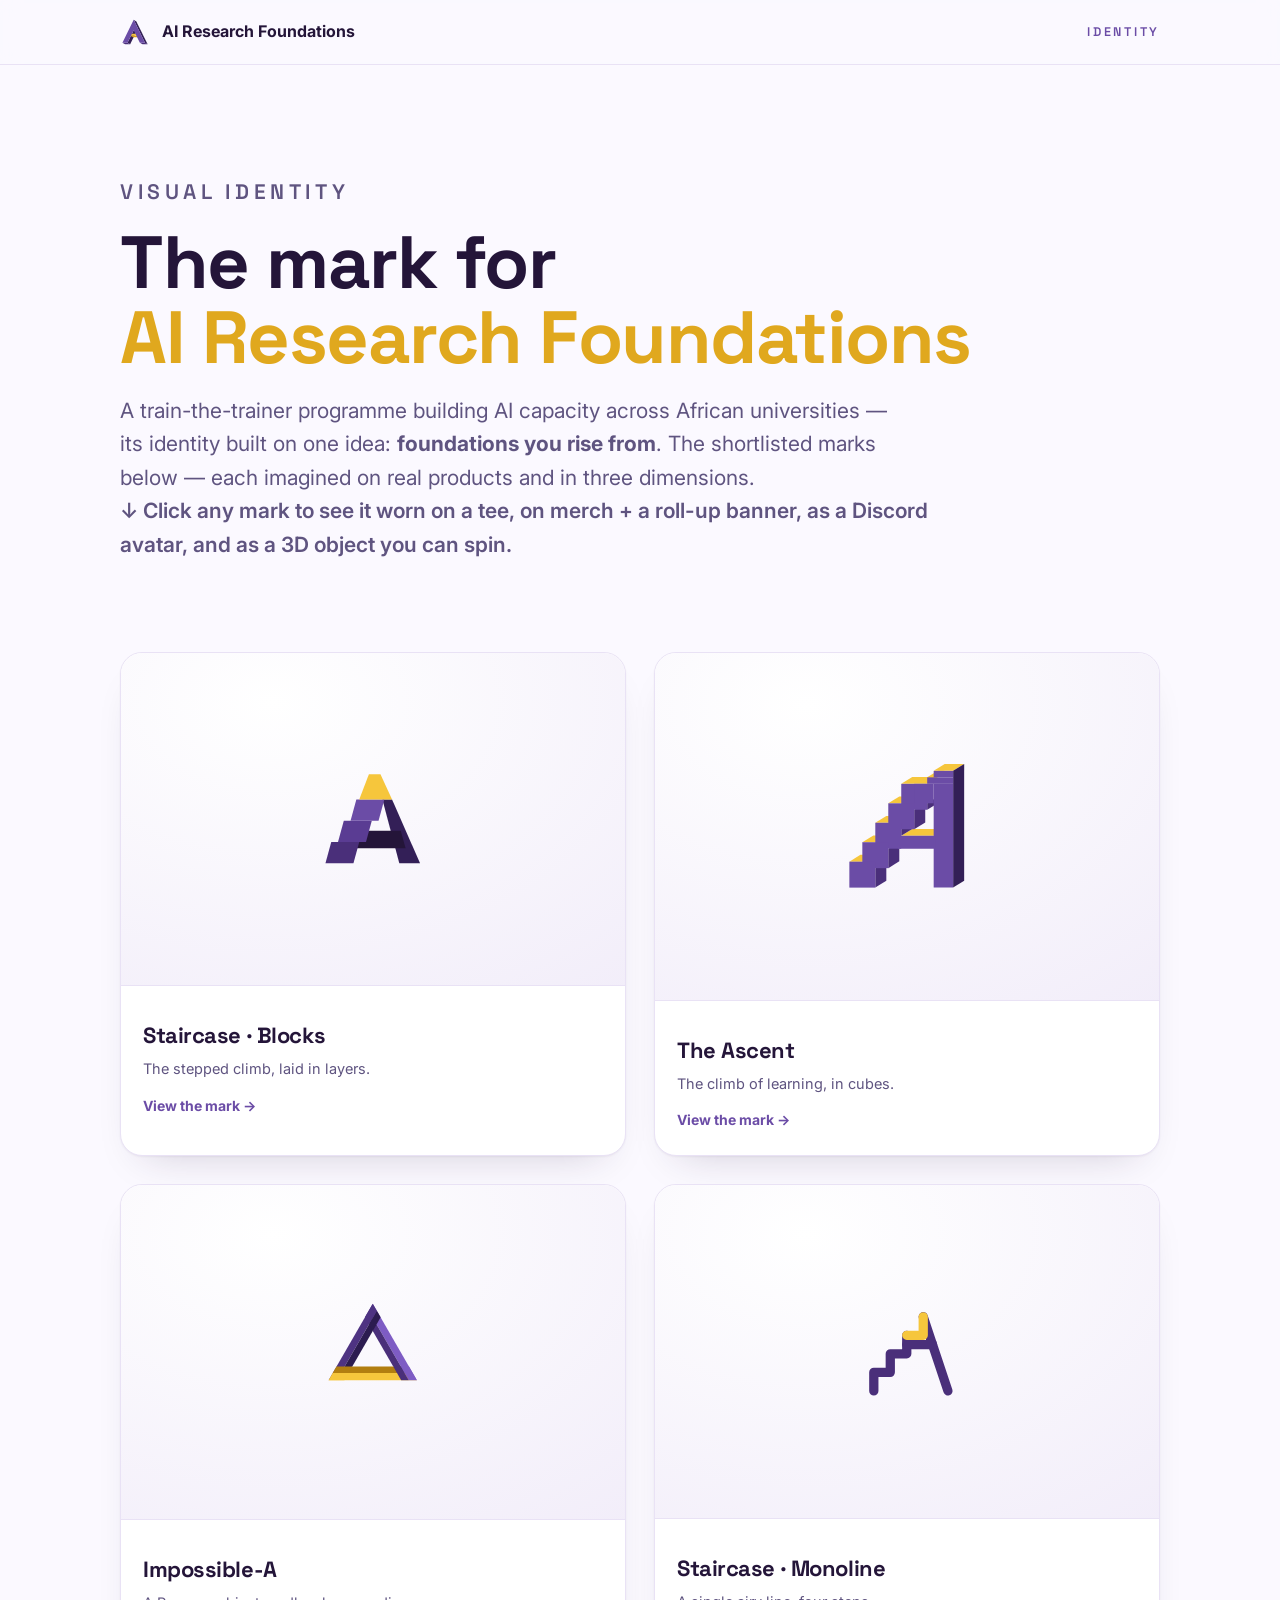
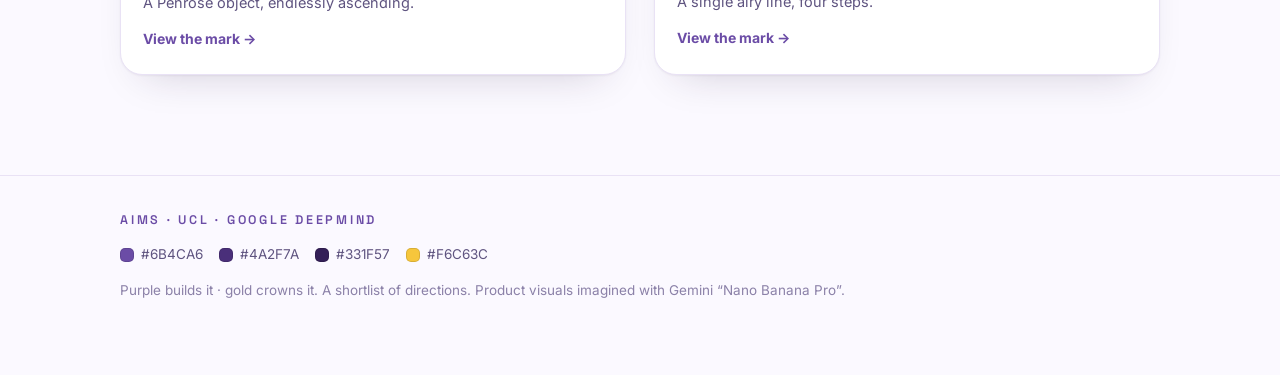
<file: index.html>
<!doctype html><html lang="en"><head><meta charset="utf-8"><meta name="viewport" content="width=device-width,initial-scale=1">
<title>AI Research Foundations — Identity</title><meta name="description" content="AI Research Foundations — visual identity and logo marks.">
<link rel="preconnect" href="https://fonts.googleapis.com"><link rel="preconnect" href="https://fonts.gstatic.com" crossorigin>
<link href="https://fonts.googleapis.com/css2?family=Inter:wght@400;500;600;700&family=Space+Grotesk:wght@500;600;700&display=swap" rel="stylesheet">
<link rel="icon" href="assets/favicon.svg"><link rel="stylesheet" href="assets/style.css"></head>
<body class="home-body">
<header class="nav"><div class="wrap row"><a class="brand" href="index.html"><span class="mk"><svg xmlns="http://www.w3.org/2000/svg" viewBox="6 24 272 260"><polygon points="130,44 232,252 256.25,266 154.25,58" fill="#331F57"/><polygon points="130,137.8 74,252 98.25,266 154.25,151.8" fill="#331F57"/><polygon points="232,252 186,252 210.25,266 256.25,266" fill="#4A2F7A"/><polygon points="74,252 28,252 52.25,266 98.25,266" fill="#4A2F7A"/><polygon points="101,188 159,188 183.25,202 125.25,202" fill="#D69E1C"/><polygon points="150,170 159,188 183.25,202 174.25,184" fill="#B27E10"/><polygon points="110,170 150,170 159,188 101,188" fill="#F6C63C"/><polygon points="130,44 232,252 186,252 130,137.8 74,252 28,252" fill="#6B4CA6"/></svg></span><span>AI Research Foundations</span></a><span class="eyebrow">Identity</span></div></header>

<section class="hero"><div class="wrap"><p class="eyebrow">Visual Identity</p>
<h1 class="disp">The mark for<br><span class="g">AI Research Foundations</span></h1>
<p>A train-the-trainer programme building AI capacity across African universities — its identity built on one idea: <b>foundations you rise from</b>. The shortlisted marks below — each imagined on real products and in three dimensions.</p>
<p class="tip">↓ Click any mark to see it worn on a tee, on merch + a roll-up banner, as a Discord avatar, and as a 3D object you can spin.</p></div></section>
<section class="marks"><div class="wrap"><div class="grid"><a class="mcard" href="logo-blocks.html">
    <div class="stage"><svg xmlns="http://www.w3.org/2000/svg" viewBox="0 0 512 512" role="img" aria-labelledby="t">
  <title id="t">AI Research Foundations — ascending staircase A</title>
  <!-- palette: purple light #6B4CA6 mid #4A2F7A dark #331F57 ink #241539 gold #F6C63C -->

  <!-- RIGHT leg: clean solid bar from summit to bottom-right -->
  <polygon points="296,176 336,176 452,440 366,440" fill="#331F57"/>

  <!-- CROSSBAR: strong dark structural bar tying the legs -->
  <polygon points="152,306 372,306 392,378 132,378" fill="#241539"/>

  <!-- LEFT leg: ascending staircase of bold blocks (bottom-left up to summit) -->
  <polygon points="60,440 176,440 200,352 84,352" fill="#4A2F7A"/>
  <polygon points="112,352 228,352 252,264 136,264" fill="#5A3C93"/>
  <polygon points="164,264 280,264 304,176 188,176" fill="#6B4CA6"/>

  <!-- SUMMIT: peaked gold block — the apex + achievement mass -->
  <polygon points="240,72 288,72 336,176 200,176" fill="#F6C63C"/>
</svg></div>
    <div class="meta"><h3 class="disp">Staircase · Blocks</h3><p class="t">The stepped climb, laid in layers.</p><div class="go">View the mark →</div></div></a>
<a class="mcard" href="logo-ascent.html">
    <div class="stage"><svg xmlns="http://www.w3.org/2000/svg" viewBox="0 0 303.2 324.8">
  <polygon points="218.00,26.80 266.00,26.80 293.20,10.00 245.20,10.00" fill="#F6C63C"/>
  <polygon points="202.00,42.80 218.00,42.80 245.20,26.00 229.20,26.00" fill="#F6C63C"/>
  <polygon points="138.00,58.80 202.00,58.80 229.20,42.00 165.20,42.00" fill="#F6C63C"/>
  <polygon points="106.00,106.80 138.00,106.80 165.20,90.00 133.20,90.00" fill="#F6C63C"/>
  <polygon points="74.00,154.80 106.00,154.80 133.20,138.00 101.20,138.00" fill="#F6C63C"/>
  <polygon points="138.00,186.80 218.00,186.80 245.20,170.00 165.20,170.00" fill="#F6C63C"/>
  <polygon points="42.00,202.80 74.00,202.80 101.20,186.00 69.20,186.00" fill="#F6C63C"/>
  <polygon points="10.00,250.80 42.00,250.80 69.20,234.00 37.20,234.00" fill="#F6C63C"/>
  <polygon points="74.00,266.80 74.00,314.80 101.20,298.00 101.20,250.00" fill="#4A2F7A"/>
  <polygon points="106.00,218.80 106.00,266.80 133.20,250.00 133.20,202.00" fill="#4A2F7A"/>
  <polygon points="138.00,170.80 138.00,186.80 165.20,170.00 165.20,154.00" fill="#4A2F7A"/>
  <polygon points="170.00,122.80 170.00,170.80 197.20,154.00 197.20,106.00" fill="#4A2F7A"/>
  <polygon points="202.00,106.80 202.00,122.80 229.20,106.00 229.20,90.00" fill="#4A2F7A"/>
  <polygon points="266.00,26.80 266.00,314.80 293.20,298.00 293.20,10.00" fill="#331F57"/>
  <polygon points="138.00,58.80 202.00,58.80 202.00,122.80 138.00,122.80" fill="#6B4CA6"/>
  <polygon points="106.00,106.80 170.00,106.80 170.00,170.80 106.00,170.80" fill="#6B4CA6"/>
  <polygon points="74.00,154.80 138.00,154.80 138.00,218.80 74.00,218.80" fill="#6B4CA6"/>
  <polygon points="42.00,202.80 106.00,202.80 106.00,266.80 42.00,266.80" fill="#6B4CA6"/>
  <polygon points="10.00,250.80 74.00,250.80 74.00,314.80 10.00,314.80" fill="#6B4CA6"/>
  <polygon points="170.00,58.80 218.00,58.80 218.00,106.80 170.00,106.80" fill="#6B4CA6"/>
  <polygon points="218.00,58.80 266.00,58.80 266.00,314.80 218.00,314.80" fill="#6B4CA6"/>
  <polygon points="202.00,42.80 266.00,42.80 266.00,58.80 202.00,58.80" fill="#6B4CA6"/>
  <polygon points="218.00,26.80 266.00,26.80 266.00,42.80 218.00,42.80" fill="#6B4CA6"/>
  <polygon points="130.00,186.80 222.00,186.80 222.00,218.80 130.00,218.80" fill="#6B4CA6"/>
</svg></div>
    <div class="meta"><h3 class="disp">The Ascent</h3><p class="t">The climb of learning, in cubes.</p><div class="go">View the mark →</div></div></a>
<a class="mcard" href="logo-impossible.html">
    <div class="stage"><svg xmlns="http://www.w3.org/2000/svg" viewBox="-135 -142 270 272"><polygon points="0.00,-112.00 96.99,56.00 69.95,40.39 0.00,-80.78" fill="#7E5CC4"/><polygon points="0.00,-80.78 69.95,40.39 44.99,25.98 0.00,-51.96" fill="#4A2F7A"/><polygon points="96.99,56.00 -96.99,56.00 -69.95,40.39 69.95,40.39" fill="#F6C63C"/><polygon points="69.95,40.39 -69.95,40.39 -44.99,25.98 44.99,25.98" fill="#B27E10"/><polygon points="-96.99,56.00 0.00,-112.00 0.00,-80.78 -69.95,40.39" fill="#4E3382"/><polygon points="-69.95,40.39 0.00,-80.78 0.00,-51.96 -44.99,25.98" fill="#2C1C50"/><polygon points="0.00,-112.00 9.01,-96.39 -8.32,-66.37 -17.33,-81.98" fill="#4E3382"/><polygon points="9.01,-96.39 17.33,-81.98 0.00,-51.96 -8.32,-66.37" fill="#2C1C50"/><polygon points="96.99,56.00 78.97,56.00 61.63,25.98 79.66,25.98" fill="#7E5CC4"/><polygon points="78.97,56.00 62.33,56.00 44.99,25.98 61.63,25.98" fill="#4A2F7A"/><polygon points="-96.99,56.00 -87.98,40.39 -53.31,40.39 -62.33,56.00" fill="#F6C63C"/><polygon points="-87.98,40.39 -79.66,25.98 -44.99,25.98 -53.31,40.39" fill="#B27E10"/></svg></div>
    <div class="meta"><h3 class="disp">Impossible-A</h3><p class="t">A Penrose object, endlessly ascending.</p><div class="go">View the mark →</div></div></a>
<a class="mcard" href="logo-monoline.html">
    <div class="stage"><svg xmlns="http://www.w3.org/2000/svg" viewBox="0 0 120 120" role="img" aria-labelledby="t">
  <title id="t">AI Research Foundations — ascending-staircase A</title>
  <g fill="none" stroke="#4A2F7A" stroke-width="9" stroke-linecap="round" stroke-linejoin="round">
    <!-- LEFT stroke: ascending staircase (4 rises) up to the summit -->
    <path d="M28 98 V80 H44 V62 H60 V44"/>
    <!-- RIGHT stroke: straight diagonal from apex to base -->
    <path d="M76 26 L100 98"/>
    <!-- crossbar: meets the left riser at a single point -->
    <path d="M60 53 H85"/>
  </g>
  <!-- summit step: the single gold accent -->
  <path d="M60 44 H76 V26" fill="none" stroke="#F6C63C" stroke-width="9"
        stroke-linecap="round" stroke-linejoin="round"/>
</svg></div>
    <div class="meta"><h3 class="disp">Staircase · Monoline</h3><p class="t">A single airy line, four steps.</p><div class="go">View the mark →</div></div></a></div></div></section>
<footer class="foot"><div class="wrap"><div class="eyebrow">AIMS · UCL · Google DeepMind</div>
<div class="pal"><b><span class="dot" style="background:#6B4CA6"></span>#6B4CA6</b><b><span class="dot" style="background:#4A2F7A"></span>#4A2F7A</b><b><span class="dot" style="background:#331F57"></span>#331F57</b><b><span class="dot" style="background:#F6C63C"></span>#F6C63C</b></div>
<p>Purple builds it · gold crowns it. A shortlist of directions. Product visuals imagined with Gemini “Nano Banana Pro”.</p></div></footer>

</body></html>
</file>
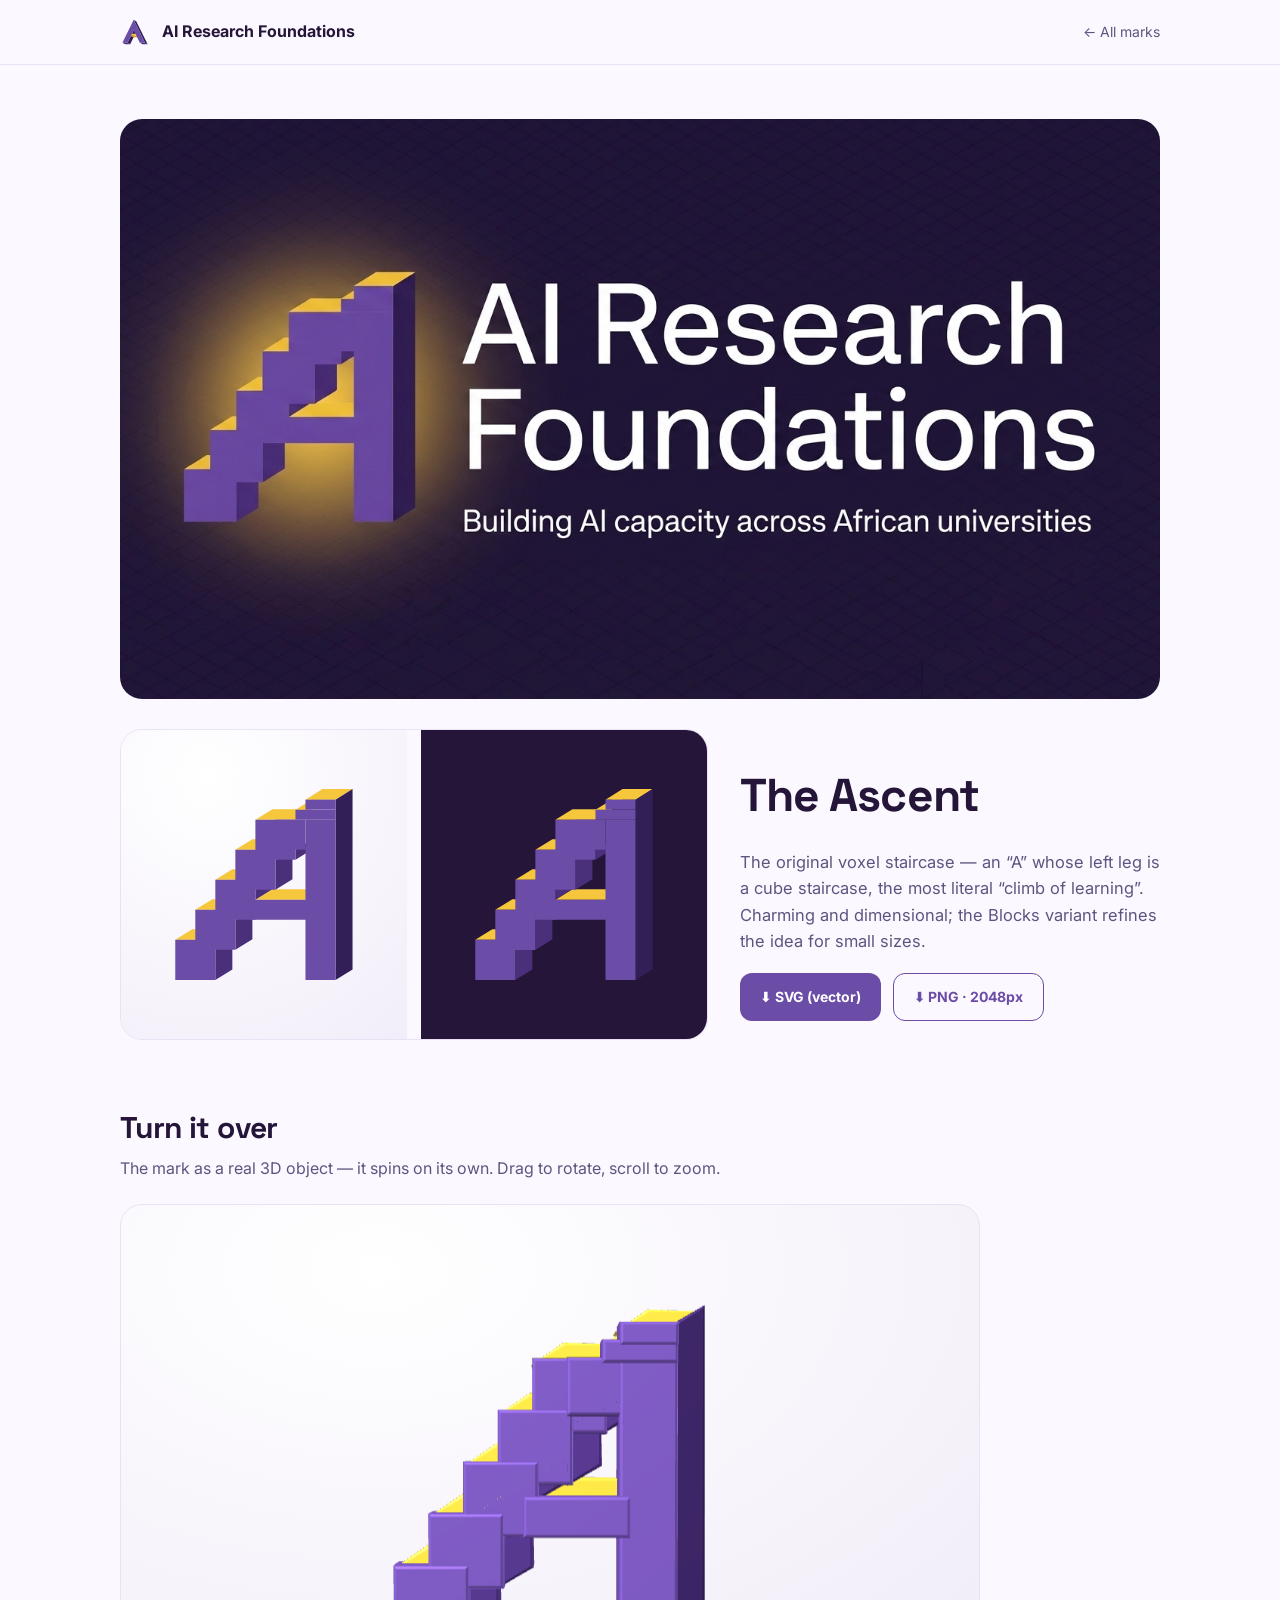
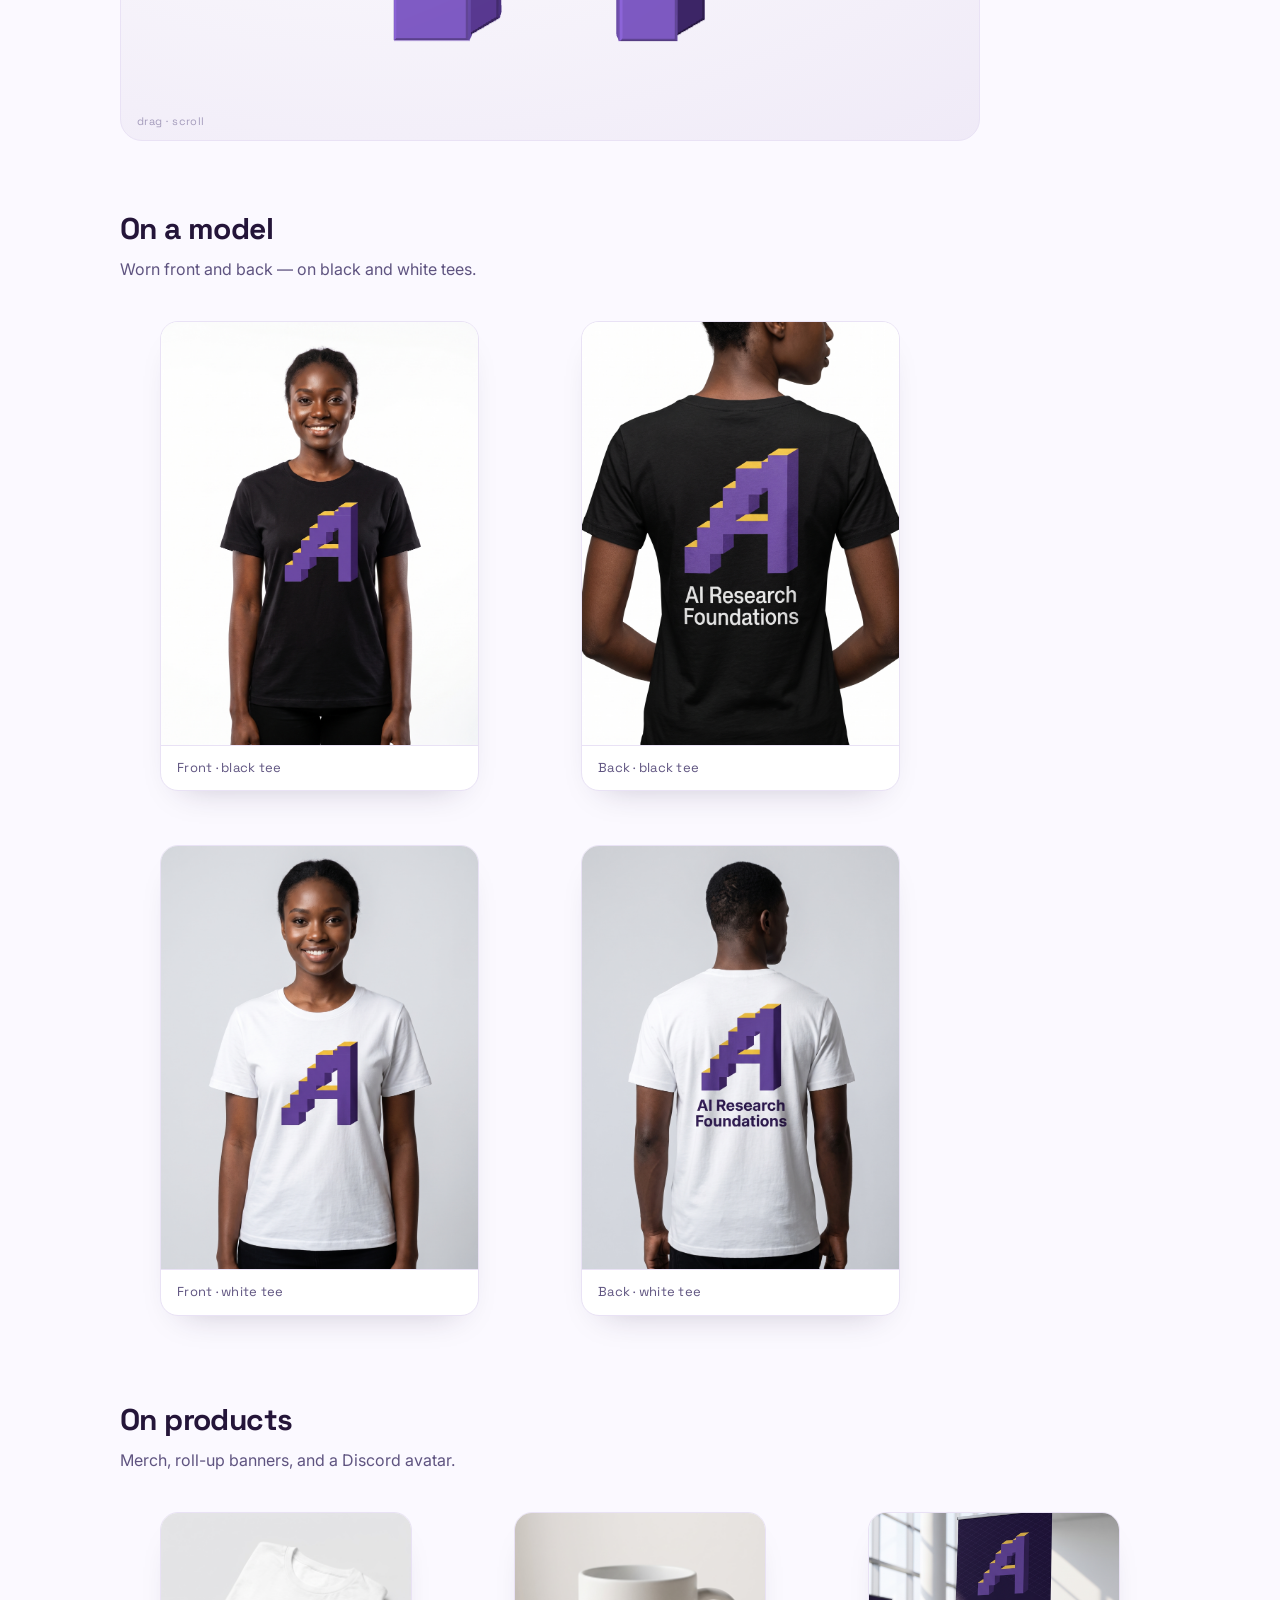
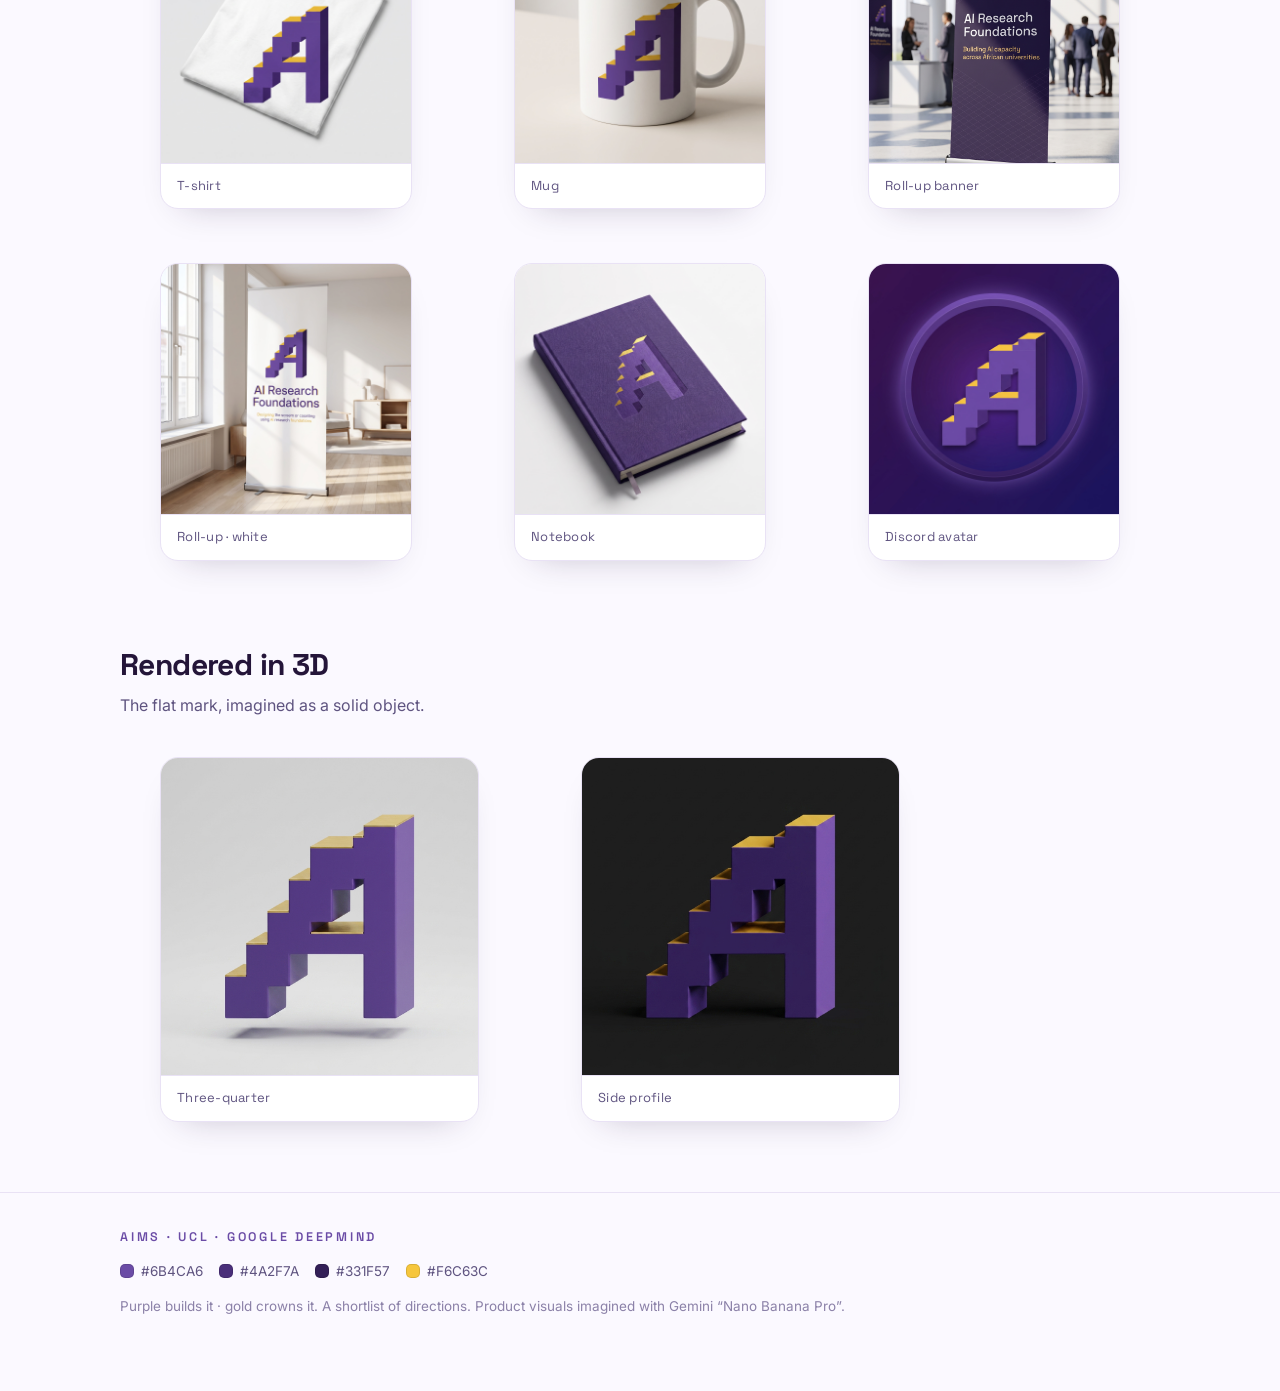
<file: logo-ascent.html>
<!doctype html><html lang="en"><head><meta charset="utf-8"><meta name="viewport" content="width=device-width,initial-scale=1">
<title>The Ascent — AI Research Foundations</title><meta name="description" content="AI Research Foundations — visual identity and logo marks.">
<link rel="preconnect" href="https://fonts.googleapis.com"><link rel="preconnect" href="https://fonts.gstatic.com" crossorigin>
<link href="https://fonts.googleapis.com/css2?family=Inter:wght@400;500;600;700&family=Space+Grotesk:wght@500;600;700&display=swap" rel="stylesheet">
<link rel="icon" href="assets/favicon.svg"><link rel="stylesheet" href="assets/style.css"></head>
<body class="detail-body">
<header class="nav"><div class="wrap row"><a class="brand" href="index.html"><span class="mk"><svg xmlns="http://www.w3.org/2000/svg" viewBox="6 24 272 260"><polygon points="130,44 232,252 256.25,266 154.25,58" fill="#331F57"/><polygon points="130,137.8 74,252 98.25,266 154.25,151.8" fill="#331F57"/><polygon points="232,252 186,252 210.25,266 256.25,266" fill="#4A2F7A"/><polygon points="74,252 28,252 52.25,266 98.25,266" fill="#4A2F7A"/><polygon points="101,188 159,188 183.25,202 125.25,202" fill="#D69E1C"/><polygon points="150,170 159,188 183.25,202 174.25,184" fill="#B27E10"/><polygon points="110,170 150,170 159,188 101,188" fill="#F6C63C"/><polygon points="130,44 232,252 186,252 130,137.8 74,252 28,252" fill="#6B4CA6"/></svg></span><span>AI Research Foundations</span></a><a class="back" href="index.html">← All marks</a></div></header>

<section class="detail"><div class="wrap">
  <img class="banner" src="assets/mockups/ascent_banner.png" alt="The Ascent — AI Research Foundations banner" loading="lazy">
  <div class="dtop">
    <div class="dstage"><div class="s light"><svg xmlns="http://www.w3.org/2000/svg" viewBox="0 0 303.2 324.8">
  <polygon points="218.00,26.80 266.00,26.80 293.20,10.00 245.20,10.00" fill="#F6C63C"/>
  <polygon points="202.00,42.80 218.00,42.80 245.20,26.00 229.20,26.00" fill="#F6C63C"/>
  <polygon points="138.00,58.80 202.00,58.80 229.20,42.00 165.20,42.00" fill="#F6C63C"/>
  <polygon points="106.00,106.80 138.00,106.80 165.20,90.00 133.20,90.00" fill="#F6C63C"/>
  <polygon points="74.00,154.80 106.00,154.80 133.20,138.00 101.20,138.00" fill="#F6C63C"/>
  <polygon points="138.00,186.80 218.00,186.80 245.20,170.00 165.20,170.00" fill="#F6C63C"/>
  <polygon points="42.00,202.80 74.00,202.80 101.20,186.00 69.20,186.00" fill="#F6C63C"/>
  <polygon points="10.00,250.80 42.00,250.80 69.20,234.00 37.20,234.00" fill="#F6C63C"/>
  <polygon points="74.00,266.80 74.00,314.80 101.20,298.00 101.20,250.00" fill="#4A2F7A"/>
  <polygon points="106.00,218.80 106.00,266.80 133.20,250.00 133.20,202.00" fill="#4A2F7A"/>
  <polygon points="138.00,170.80 138.00,186.80 165.20,170.00 165.20,154.00" fill="#4A2F7A"/>
  <polygon points="170.00,122.80 170.00,170.80 197.20,154.00 197.20,106.00" fill="#4A2F7A"/>
  <polygon points="202.00,106.80 202.00,122.80 229.20,106.00 229.20,90.00" fill="#4A2F7A"/>
  <polygon points="266.00,26.80 266.00,314.80 293.20,298.00 293.20,10.00" fill="#331F57"/>
  <polygon points="138.00,58.80 202.00,58.80 202.00,122.80 138.00,122.80" fill="#6B4CA6"/>
  <polygon points="106.00,106.80 170.00,106.80 170.00,170.80 106.00,170.80" fill="#6B4CA6"/>
  <polygon points="74.00,154.80 138.00,154.80 138.00,218.80 74.00,218.80" fill="#6B4CA6"/>
  <polygon points="42.00,202.80 106.00,202.80 106.00,266.80 42.00,266.80" fill="#6B4CA6"/>
  <polygon points="10.00,250.80 74.00,250.80 74.00,314.80 10.00,314.80" fill="#6B4CA6"/>
  <polygon points="170.00,58.80 218.00,58.80 218.00,106.80 170.00,106.80" fill="#6B4CA6"/>
  <polygon points="218.00,58.80 266.00,58.80 266.00,314.80 218.00,314.80" fill="#6B4CA6"/>
  <polygon points="202.00,42.80 266.00,42.80 266.00,58.80 202.00,58.80" fill="#6B4CA6"/>
  <polygon points="218.00,26.80 266.00,26.80 266.00,42.80 218.00,42.80" fill="#6B4CA6"/>
  <polygon points="130.00,186.80 222.00,186.80 222.00,218.80 130.00,218.80" fill="#6B4CA6"/>
</svg></div><div class="s dark"><svg xmlns="http://www.w3.org/2000/svg" viewBox="0 0 303.2 324.8">
  <polygon points="218.00,26.80 266.00,26.80 293.20,10.00 245.20,10.00" fill="#F6C63C"/>
  <polygon points="202.00,42.80 218.00,42.80 245.20,26.00 229.20,26.00" fill="#F6C63C"/>
  <polygon points="138.00,58.80 202.00,58.80 229.20,42.00 165.20,42.00" fill="#F6C63C"/>
  <polygon points="106.00,106.80 138.00,106.80 165.20,90.00 133.20,90.00" fill="#F6C63C"/>
  <polygon points="74.00,154.80 106.00,154.80 133.20,138.00 101.20,138.00" fill="#F6C63C"/>
  <polygon points="138.00,186.80 218.00,186.80 245.20,170.00 165.20,170.00" fill="#F6C63C"/>
  <polygon points="42.00,202.80 74.00,202.80 101.20,186.00 69.20,186.00" fill="#F6C63C"/>
  <polygon points="10.00,250.80 42.00,250.80 69.20,234.00 37.20,234.00" fill="#F6C63C"/>
  <polygon points="74.00,266.80 74.00,314.80 101.20,298.00 101.20,250.00" fill="#4A2F7A"/>
  <polygon points="106.00,218.80 106.00,266.80 133.20,250.00 133.20,202.00" fill="#4A2F7A"/>
  <polygon points="138.00,170.80 138.00,186.80 165.20,170.00 165.20,154.00" fill="#4A2F7A"/>
  <polygon points="170.00,122.80 170.00,170.80 197.20,154.00 197.20,106.00" fill="#4A2F7A"/>
  <polygon points="202.00,106.80 202.00,122.80 229.20,106.00 229.20,90.00" fill="#4A2F7A"/>
  <polygon points="266.00,26.80 266.00,314.80 293.20,298.00 293.20,10.00" fill="#331F57"/>
  <polygon points="138.00,58.80 202.00,58.80 202.00,122.80 138.00,122.80" fill="#6B4CA6"/>
  <polygon points="106.00,106.80 170.00,106.80 170.00,170.80 106.00,170.80" fill="#6B4CA6"/>
  <polygon points="74.00,154.80 138.00,154.80 138.00,218.80 74.00,218.80" fill="#6B4CA6"/>
  <polygon points="42.00,202.80 106.00,202.80 106.00,266.80 42.00,266.80" fill="#6B4CA6"/>
  <polygon points="10.00,250.80 74.00,250.80 74.00,314.80 10.00,314.80" fill="#6B4CA6"/>
  <polygon points="170.00,58.80 218.00,58.80 218.00,106.80 170.00,106.80" fill="#6B4CA6"/>
  <polygon points="218.00,58.80 266.00,58.80 266.00,314.80 218.00,314.80" fill="#6B4CA6"/>
  <polygon points="202.00,42.80 266.00,42.80 266.00,58.80 202.00,58.80" fill="#6B4CA6"/>
  <polygon points="218.00,26.80 266.00,26.80 266.00,42.80 218.00,42.80" fill="#6B4CA6"/>
  <polygon points="130.00,186.80 222.00,186.80 222.00,218.80 130.00,218.80" fill="#6B4CA6"/>
</svg></div></div>
    <div class="dinfo"><h1 class="disp">The Ascent</h1><p class="story">The original voxel staircase — an “A” whose left leg is a cube staircase, the most literal “climb of learning”. Charming and dimensional; the Blocks variant refines the idea for small sizes.</p>
      <div class="dls"><a class="dl" href="assets/logos/ascent.svg" download>⬇ SVG (vector)</a><a class="dl ghost" href="assets/logos/ascent_2048.png" download>⬇ PNG · 2048px</a></div></div>
  </div>
  <div class="sec"><h2 class="disp">Turn it over</h2><p class="sl">The mark as a real 3D object — it spins on its own. Drag to rotate, scroll to zoom.</p>
    <div class="viewer3d"><canvas id="v3d" data-svg="assets/logos/ascent.svg"></canvas><span class="hint">drag · scroll</span></div></div>
  <div class="sec"><h2 class="disp">On a model</h2><p class="sl">Worn front and back — on black and white tees.</p><div class="shots two"><figure class="shot tall"><img src="assets/mockups/ascent_model_front.png" alt="The Ascent on a t-shirt — Front · black tee" loading="lazy"><figcaption class="cap">Front · black tee</figcaption></figure>
<figure class="shot tall"><img src="assets/mockups/ascent_model_back.png" alt="The Ascent on a t-shirt — Back · black tee" loading="lazy"><figcaption class="cap">Back · black tee</figcaption></figure>
<figure class="shot tall"><img src="assets/mockups/ascent_model_front_white.png" alt="The Ascent on a t-shirt — Front · white tee" loading="lazy"><figcaption class="cap">Front · white tee</figcaption></figure>
<figure class="shot tall"><img src="assets/mockups/ascent_model_back_white.png" alt="The Ascent on a t-shirt — Back · white tee" loading="lazy"><figcaption class="cap">Back · white tee</figcaption></figure></div></div>
  <div class="sec"><h2 class="disp">On products</h2><p class="sl">Merch, roll-up banners, and a Discord avatar.</p><div class="shots"><figure class="shot"><img src="assets/mockups/ascent_tshirt.png" alt="The Ascent on a T-shirt" loading="lazy"><figcaption class="cap">T-shirt</figcaption></figure>
<figure class="shot"><img src="assets/mockups/ascent_mug.png" alt="The Ascent on a Mug" loading="lazy"><figcaption class="cap">Mug</figcaption></figure>
<figure class="shot"><img src="assets/mockups/ascent_rollup.png" alt="The Ascent on a Roll-up banner" loading="lazy"><figcaption class="cap">Roll-up banner</figcaption></figure>
<figure class="shot"><img src="assets/mockups/ascent_rollup_white.png" alt="The Ascent on a Roll-up · white" loading="lazy"><figcaption class="cap">Roll-up · white</figcaption></figure>
<figure class="shot"><img src="assets/mockups/ascent_notebook.png" alt="The Ascent on a Notebook" loading="lazy"><figcaption class="cap">Notebook</figcaption></figure>
<figure class="shot"><img src="assets/mockups/ascent_discord.png" alt="The Ascent on a Discord avatar" loading="lazy"><figcaption class="cap">Discord avatar</figcaption></figure></div></div>
  <div class="sec"><h2 class="disp">Rendered in 3D</h2><p class="sl">The flat mark, imagined as a solid object.</p><div class="shots two"><figure class="shot"><img src="assets/mockups/ascent_angle3q.png" alt="The Ascent from Three-quarter" loading="lazy"><figcaption class="cap">Three-quarter</figcaption></figure>
<figure class="shot"><img src="assets/mockups/ascent_angleside.png" alt="The Ascent from Side profile" loading="lazy"><figcaption class="cap">Side profile</figcaption></figure></div></div>
</div></section>
<footer class="foot"><div class="wrap"><div class="eyebrow">AIMS · UCL · Google DeepMind</div>
<div class="pal"><b><span class="dot" style="background:#6B4CA6"></span>#6B4CA6</b><b><span class="dot" style="background:#4A2F7A"></span>#4A2F7A</b><b><span class="dot" style="background:#331F57"></span>#331F57</b><b><span class="dot" style="background:#F6C63C"></span>#F6C63C</b></div>
<p>Purple builds it · gold crowns it. A shortlist of directions. Product visuals imagined with Gemini “Nano Banana Pro”.</p></div></footer>
<script src="assets/three.min.js"></script><script src="assets/OrbitControls.js"></script><script src="assets/SVGLoader.js"></script><script src="assets/logo3d.js"></script><script>(function(){var c=document.getElementById('v3d');if(!c||typeof THREE==='undefined'||!window.LogoExtrude)return;fetch(c.dataset.svg).then(function(r){return r.text();}).then(function(t){try{LogoExtrude.init(c,t);}catch(e){var v=c.closest('.viewer3d');if(v)v.style.display='none';}}).catch(function(){var v=c.closest('.viewer3d');if(v)v.style.display='none';});})();</script>
</body></html>
</file>
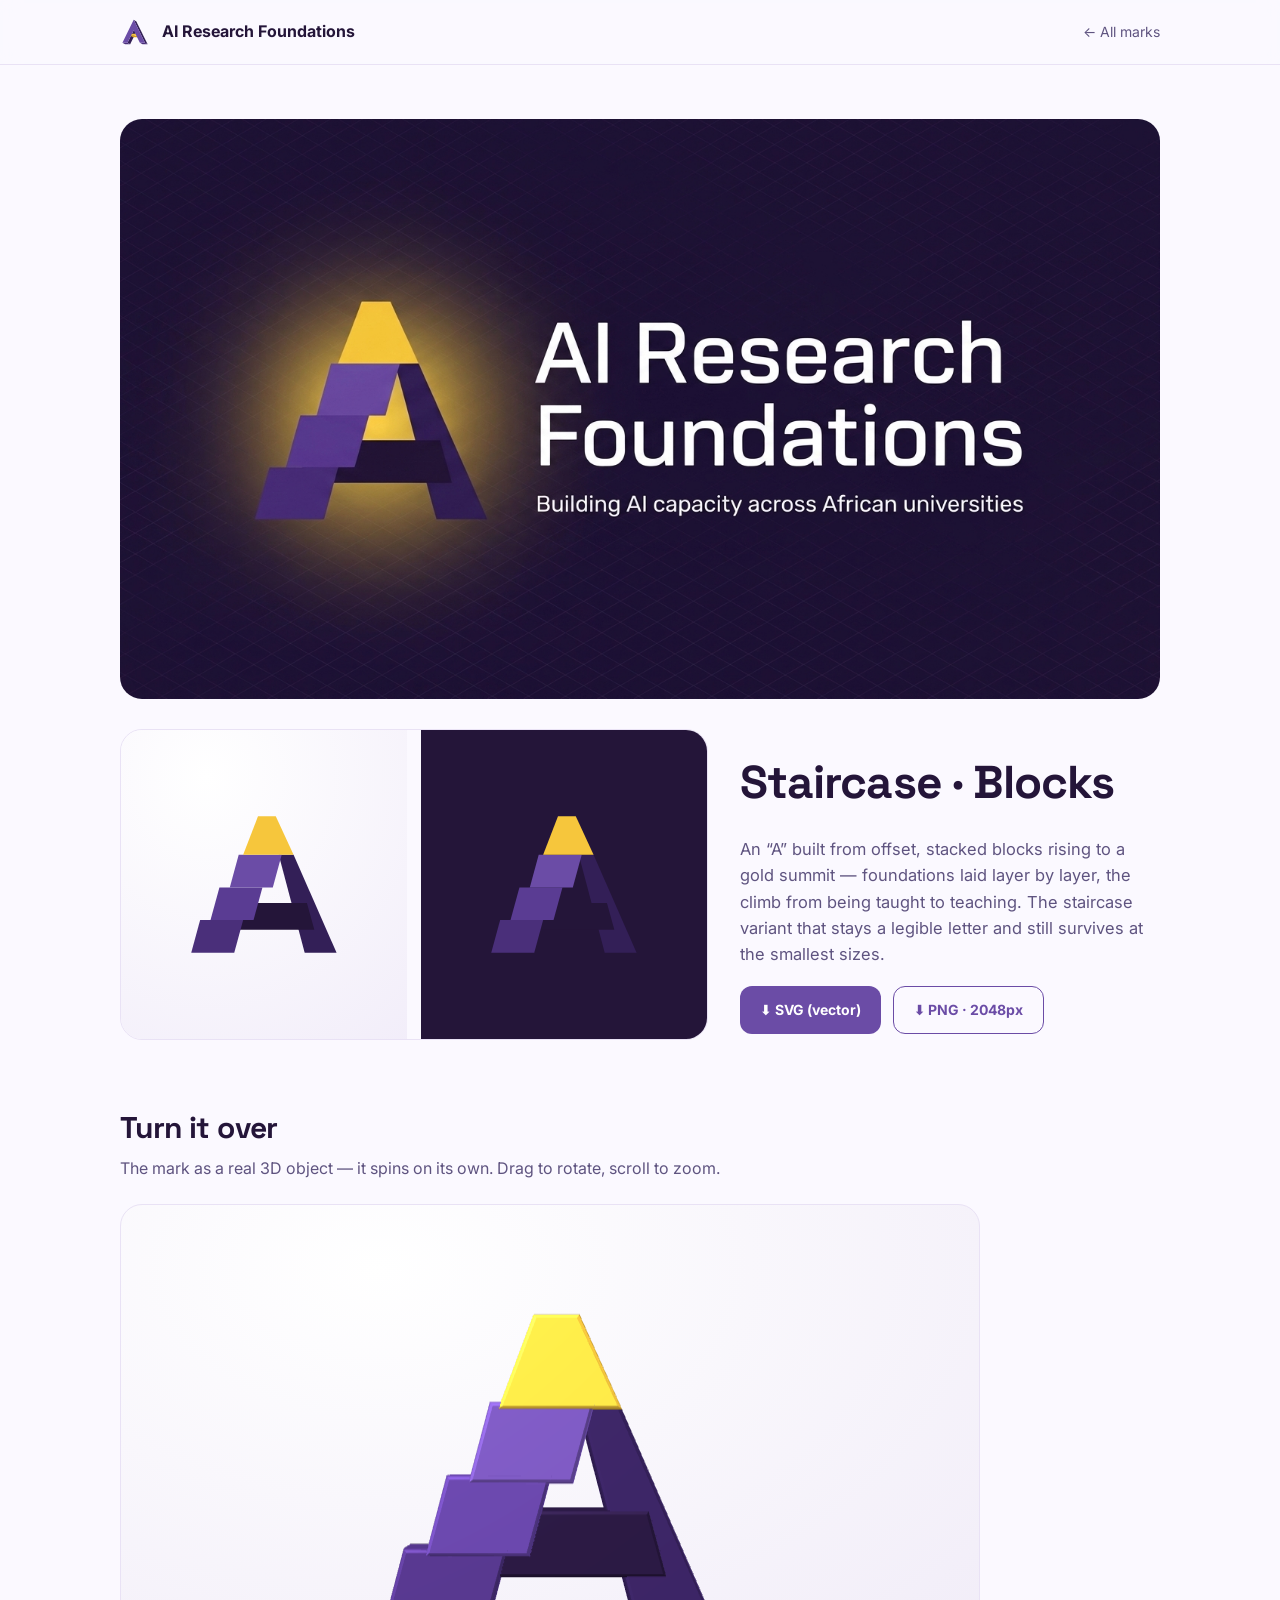
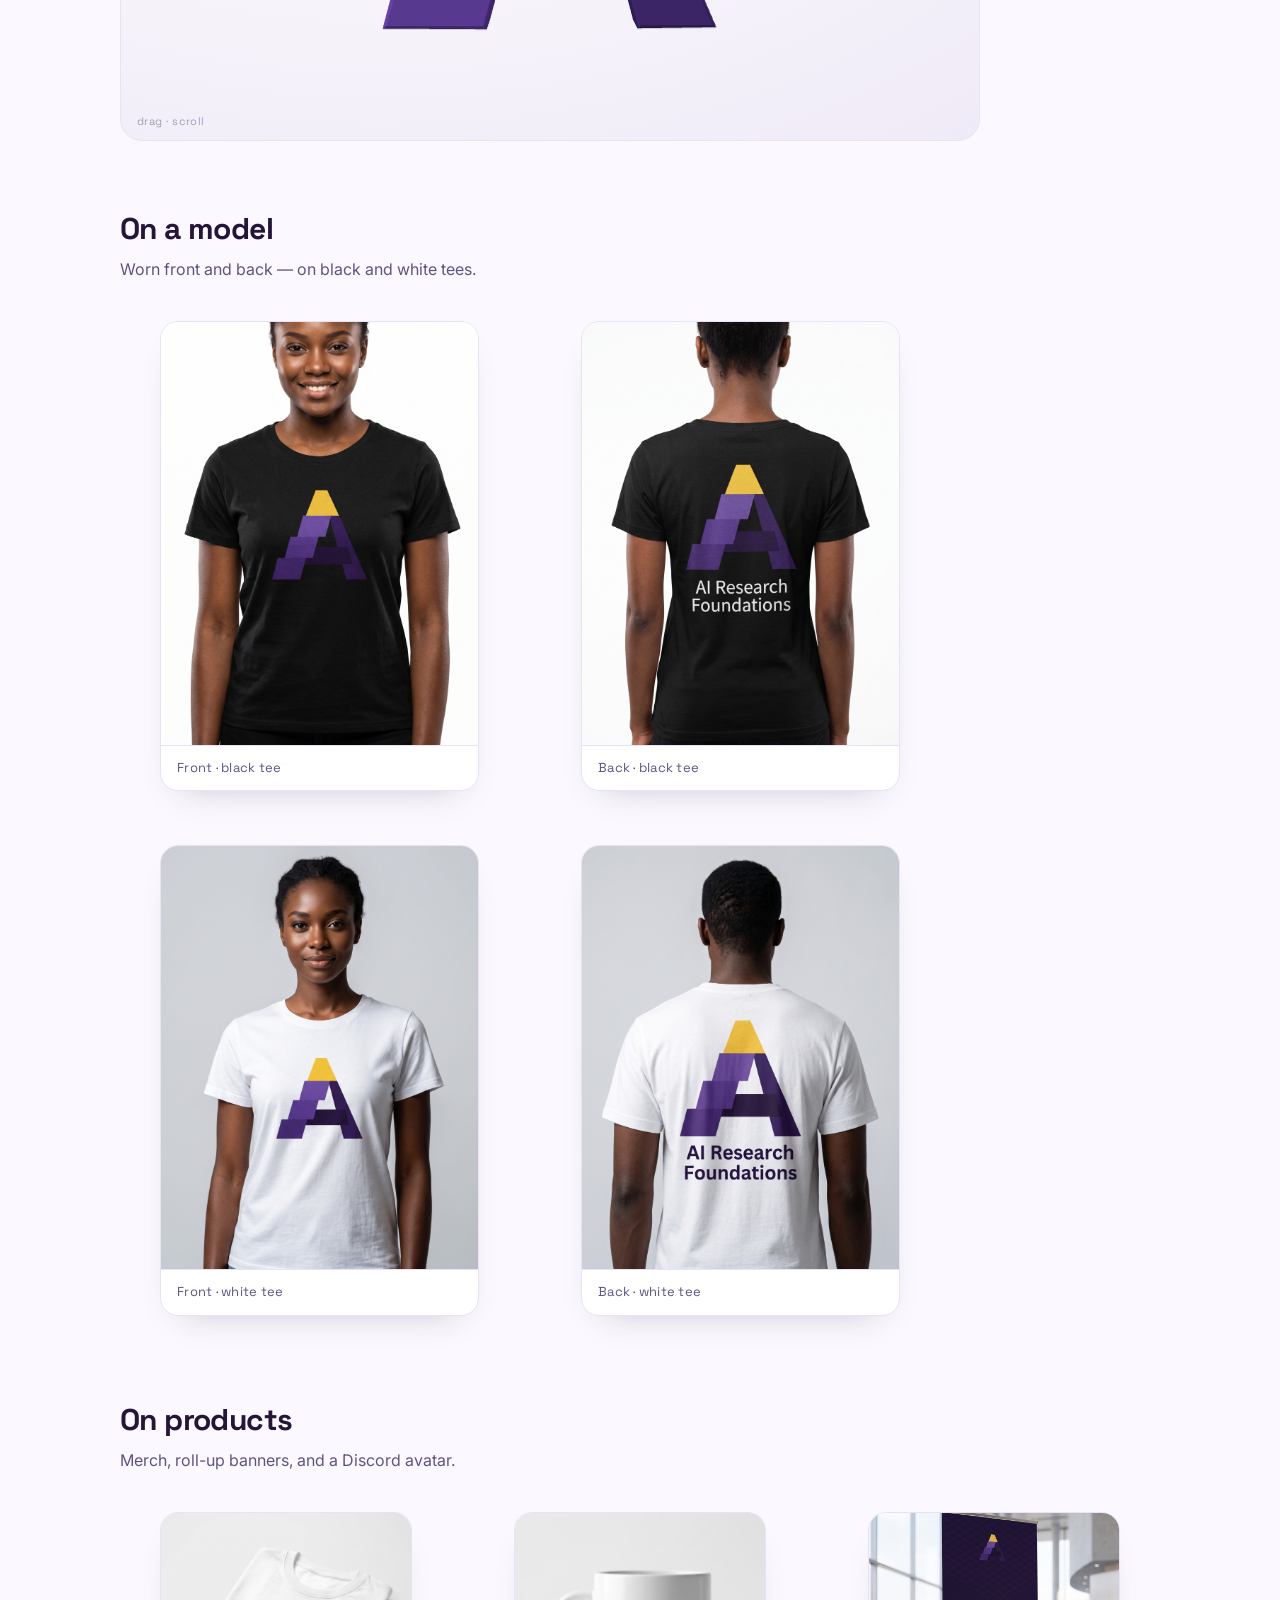
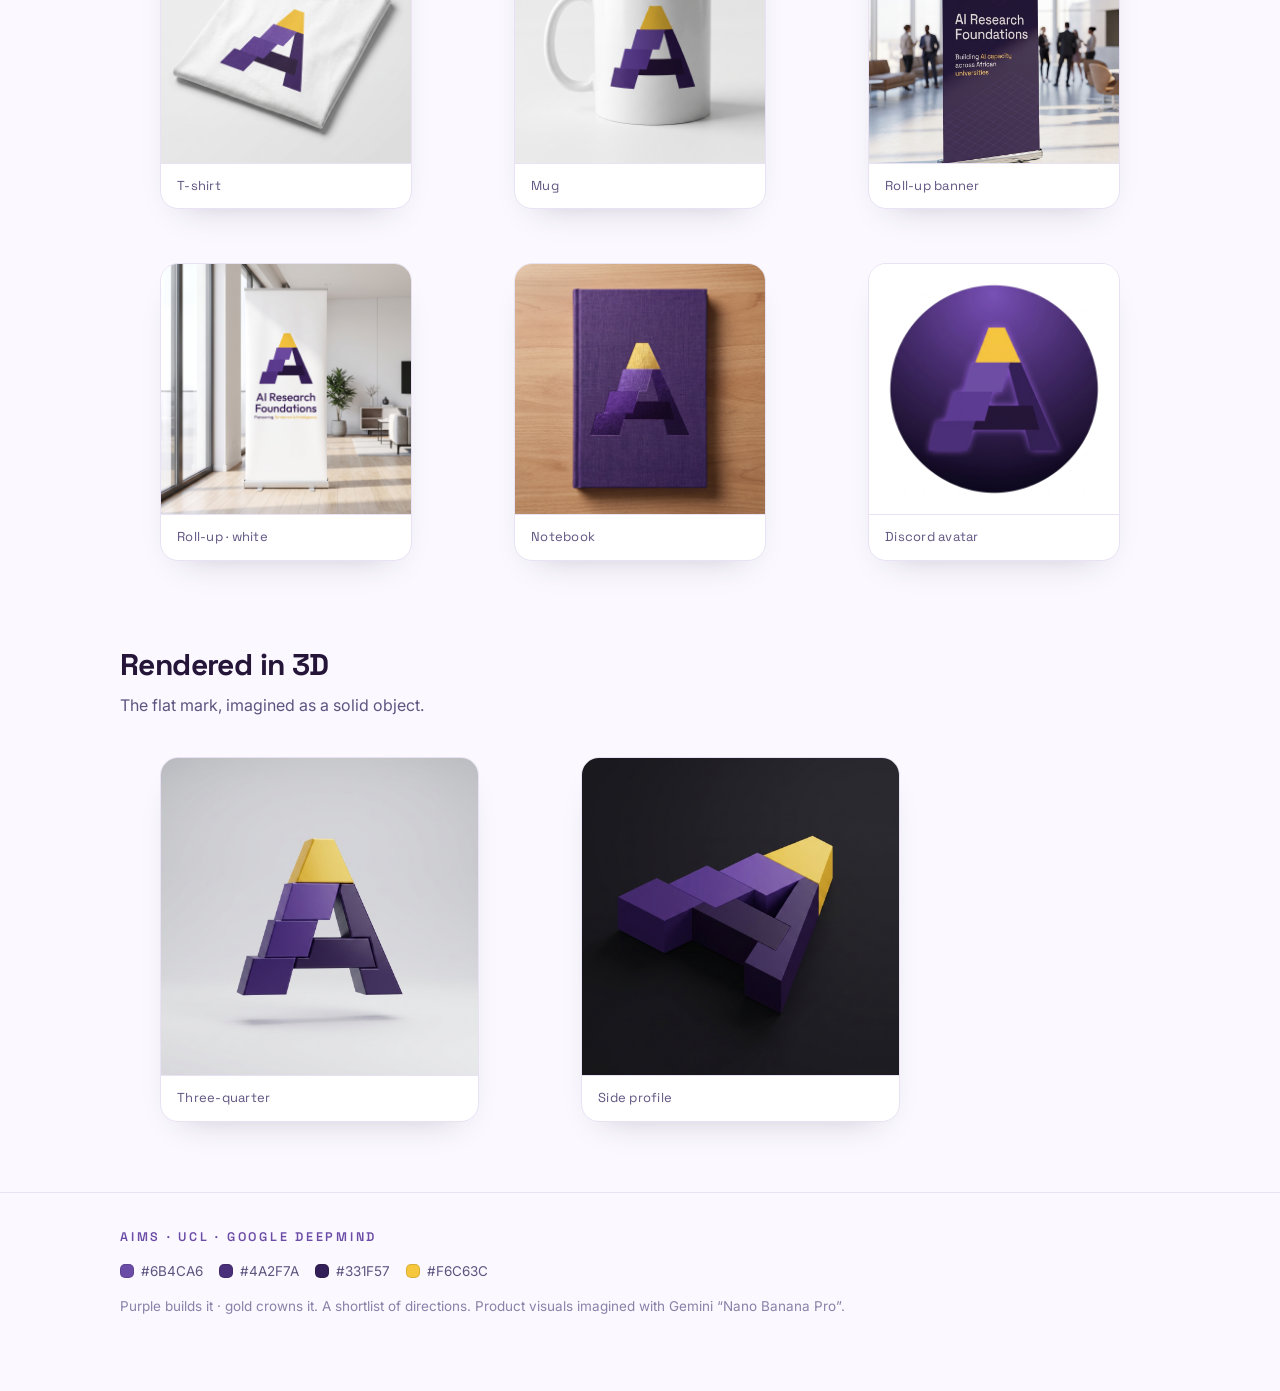
<file: logo-blocks.html>
<!doctype html><html lang="en"><head><meta charset="utf-8"><meta name="viewport" content="width=device-width,initial-scale=1">
<title>Staircase · Blocks — AI Research Foundations</title><meta name="description" content="AI Research Foundations — visual identity and logo marks.">
<link rel="preconnect" href="https://fonts.googleapis.com"><link rel="preconnect" href="https://fonts.gstatic.com" crossorigin>
<link href="https://fonts.googleapis.com/css2?family=Inter:wght@400;500;600;700&family=Space+Grotesk:wght@500;600;700&display=swap" rel="stylesheet">
<link rel="icon" href="assets/favicon.svg"><link rel="stylesheet" href="assets/style.css"></head>
<body class="detail-body">
<header class="nav"><div class="wrap row"><a class="brand" href="index.html"><span class="mk"><svg xmlns="http://www.w3.org/2000/svg" viewBox="6 24 272 260"><polygon points="130,44 232,252 256.25,266 154.25,58" fill="#331F57"/><polygon points="130,137.8 74,252 98.25,266 154.25,151.8" fill="#331F57"/><polygon points="232,252 186,252 210.25,266 256.25,266" fill="#4A2F7A"/><polygon points="74,252 28,252 52.25,266 98.25,266" fill="#4A2F7A"/><polygon points="101,188 159,188 183.25,202 125.25,202" fill="#D69E1C"/><polygon points="150,170 159,188 183.25,202 174.25,184" fill="#B27E10"/><polygon points="110,170 150,170 159,188 101,188" fill="#F6C63C"/><polygon points="130,44 232,252 186,252 130,137.8 74,252 28,252" fill="#6B4CA6"/></svg></span><span>AI Research Foundations</span></a><a class="back" href="index.html">← All marks</a></div></header>

<section class="detail"><div class="wrap">
  <img class="banner" src="assets/mockups/blocks_banner.png" alt="Staircase · Blocks — AI Research Foundations banner" loading="lazy">
  <div class="dtop">
    <div class="dstage"><div class="s light"><svg xmlns="http://www.w3.org/2000/svg" viewBox="0 0 512 512" role="img" aria-labelledby="t">
  <title id="t">AI Research Foundations — ascending staircase A</title>
  <!-- palette: purple light #6B4CA6 mid #4A2F7A dark #331F57 ink #241539 gold #F6C63C -->

  <!-- RIGHT leg: clean solid bar from summit to bottom-right -->
  <polygon points="296,176 336,176 452,440 366,440" fill="#331F57"/>

  <!-- CROSSBAR: strong dark structural bar tying the legs -->
  <polygon points="152,306 372,306 392,378 132,378" fill="#241539"/>

  <!-- LEFT leg: ascending staircase of bold blocks (bottom-left up to summit) -->
  <polygon points="60,440 176,440 200,352 84,352" fill="#4A2F7A"/>
  <polygon points="112,352 228,352 252,264 136,264" fill="#5A3C93"/>
  <polygon points="164,264 280,264 304,176 188,176" fill="#6B4CA6"/>

  <!-- SUMMIT: peaked gold block — the apex + achievement mass -->
  <polygon points="240,72 288,72 336,176 200,176" fill="#F6C63C"/>
</svg></div><div class="s dark"><svg xmlns="http://www.w3.org/2000/svg" viewBox="0 0 512 512" role="img" aria-labelledby="t">
  <title id="t">AI Research Foundations — ascending staircase A</title>
  <!-- palette: purple light #6B4CA6 mid #4A2F7A dark #331F57 ink #241539 gold #F6C63C -->

  <!-- RIGHT leg: clean solid bar from summit to bottom-right -->
  <polygon points="296,176 336,176 452,440 366,440" fill="#331F57"/>

  <!-- CROSSBAR: strong dark structural bar tying the legs -->
  <polygon points="152,306 372,306 392,378 132,378" fill="#241539"/>

  <!-- LEFT leg: ascending staircase of bold blocks (bottom-left up to summit) -->
  <polygon points="60,440 176,440 200,352 84,352" fill="#4A2F7A"/>
  <polygon points="112,352 228,352 252,264 136,264" fill="#5A3C93"/>
  <polygon points="164,264 280,264 304,176 188,176" fill="#6B4CA6"/>

  <!-- SUMMIT: peaked gold block — the apex + achievement mass -->
  <polygon points="240,72 288,72 336,176 200,176" fill="#F6C63C"/>
</svg></div></div>
    <div class="dinfo"><h1 class="disp">Staircase · Blocks</h1><p class="story">An “A” built from offset, stacked blocks rising to a gold summit — foundations laid layer by layer, the climb from being taught to teaching. The staircase variant that stays a legible letter and still survives at the smallest sizes.</p>
      <div class="dls"><a class="dl" href="assets/logos/blocks.svg" download>⬇ SVG (vector)</a><a class="dl ghost" href="assets/logos/blocks_2048.png" download>⬇ PNG · 2048px</a></div></div>
  </div>
  <div class="sec"><h2 class="disp">Turn it over</h2><p class="sl">The mark as a real 3D object — it spins on its own. Drag to rotate, scroll to zoom.</p>
    <div class="viewer3d"><canvas id="v3d" data-svg="assets/logos/blocks.svg"></canvas><span class="hint">drag · scroll</span></div></div>
  <div class="sec"><h2 class="disp">On a model</h2><p class="sl">Worn front and back — on black and white tees.</p><div class="shots two"><figure class="shot tall"><img src="assets/mockups/blocks_model_front.png" alt="Staircase · Blocks on a t-shirt — Front · black tee" loading="lazy"><figcaption class="cap">Front · black tee</figcaption></figure>
<figure class="shot tall"><img src="assets/mockups/blocks_model_back.png" alt="Staircase · Blocks on a t-shirt — Back · black tee" loading="lazy"><figcaption class="cap">Back · black tee</figcaption></figure>
<figure class="shot tall"><img src="assets/mockups/blocks_model_front_white.png" alt="Staircase · Blocks on a t-shirt — Front · white tee" loading="lazy"><figcaption class="cap">Front · white tee</figcaption></figure>
<figure class="shot tall"><img src="assets/mockups/blocks_model_back_white.png" alt="Staircase · Blocks on a t-shirt — Back · white tee" loading="lazy"><figcaption class="cap">Back · white tee</figcaption></figure></div></div>
  <div class="sec"><h2 class="disp">On products</h2><p class="sl">Merch, roll-up banners, and a Discord avatar.</p><div class="shots"><figure class="shot"><img src="assets/mockups/blocks_tshirt.png" alt="Staircase · Blocks on a T-shirt" loading="lazy"><figcaption class="cap">T-shirt</figcaption></figure>
<figure class="shot"><img src="assets/mockups/blocks_mug.png" alt="Staircase · Blocks on a Mug" loading="lazy"><figcaption class="cap">Mug</figcaption></figure>
<figure class="shot"><img src="assets/mockups/blocks_rollup.png" alt="Staircase · Blocks on a Roll-up banner" loading="lazy"><figcaption class="cap">Roll-up banner</figcaption></figure>
<figure class="shot"><img src="assets/mockups/blocks_rollup_white.png" alt="Staircase · Blocks on a Roll-up · white" loading="lazy"><figcaption class="cap">Roll-up · white</figcaption></figure>
<figure class="shot"><img src="assets/mockups/blocks_notebook.png" alt="Staircase · Blocks on a Notebook" loading="lazy"><figcaption class="cap">Notebook</figcaption></figure>
<figure class="shot"><img src="assets/mockups/blocks_discord.png" alt="Staircase · Blocks on a Discord avatar" loading="lazy"><figcaption class="cap">Discord avatar</figcaption></figure></div></div>
  <div class="sec"><h2 class="disp">Rendered in 3D</h2><p class="sl">The flat mark, imagined as a solid object.</p><div class="shots two"><figure class="shot"><img src="assets/mockups/blocks_angle3q.png" alt="Staircase · Blocks from Three-quarter" loading="lazy"><figcaption class="cap">Three-quarter</figcaption></figure>
<figure class="shot"><img src="assets/mockups/blocks_angleside.png" alt="Staircase · Blocks from Side profile" loading="lazy"><figcaption class="cap">Side profile</figcaption></figure></div></div>
</div></section>
<footer class="foot"><div class="wrap"><div class="eyebrow">AIMS · UCL · Google DeepMind</div>
<div class="pal"><b><span class="dot" style="background:#6B4CA6"></span>#6B4CA6</b><b><span class="dot" style="background:#4A2F7A"></span>#4A2F7A</b><b><span class="dot" style="background:#331F57"></span>#331F57</b><b><span class="dot" style="background:#F6C63C"></span>#F6C63C</b></div>
<p>Purple builds it · gold crowns it. A shortlist of directions. Product visuals imagined with Gemini “Nano Banana Pro”.</p></div></footer>
<script src="assets/three.min.js"></script><script src="assets/OrbitControls.js"></script><script src="assets/SVGLoader.js"></script><script src="assets/logo3d.js"></script><script>(function(){var c=document.getElementById('v3d');if(!c||typeof THREE==='undefined'||!window.LogoExtrude)return;fetch(c.dataset.svg).then(function(r){return r.text();}).then(function(t){try{LogoExtrude.init(c,t);}catch(e){var v=c.closest('.viewer3d');if(v)v.style.display='none';}}).catch(function(){var v=c.closest('.viewer3d');if(v)v.style.display='none';});})();</script>
</body></html>
</file>
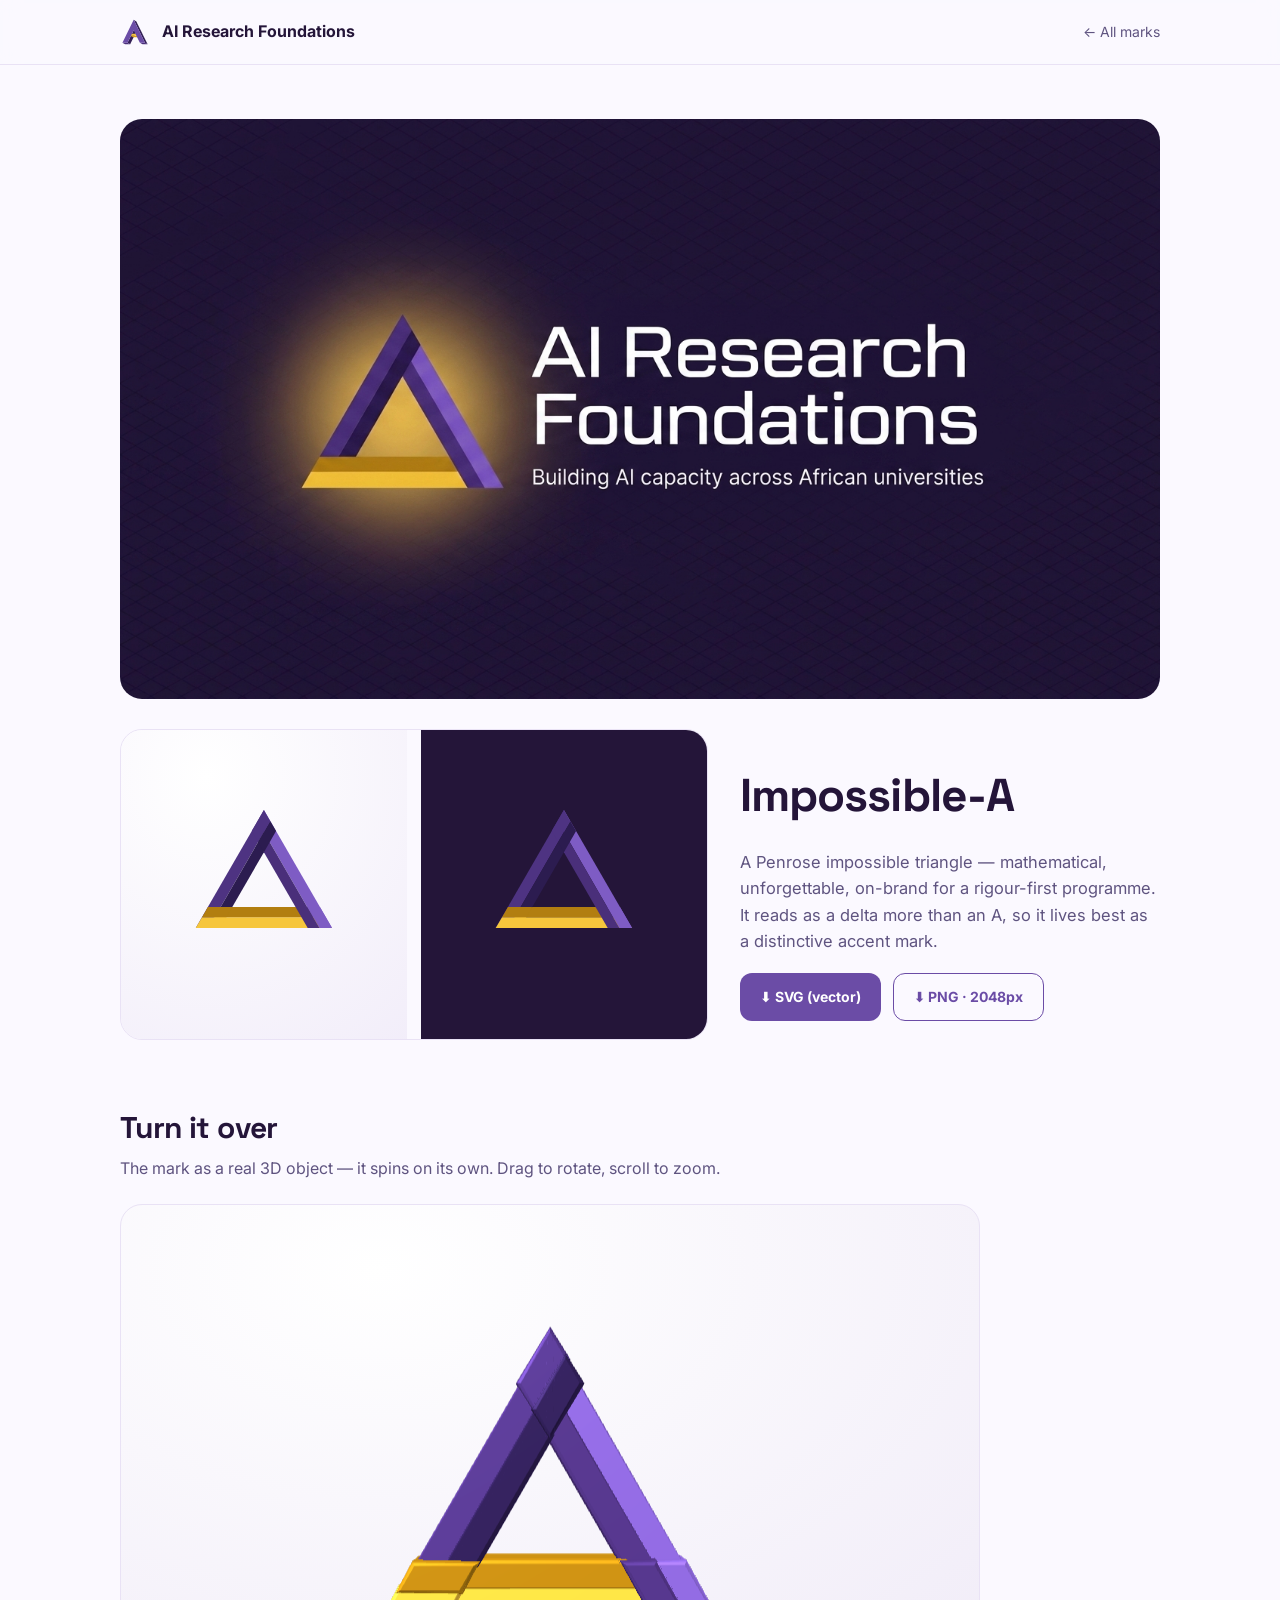
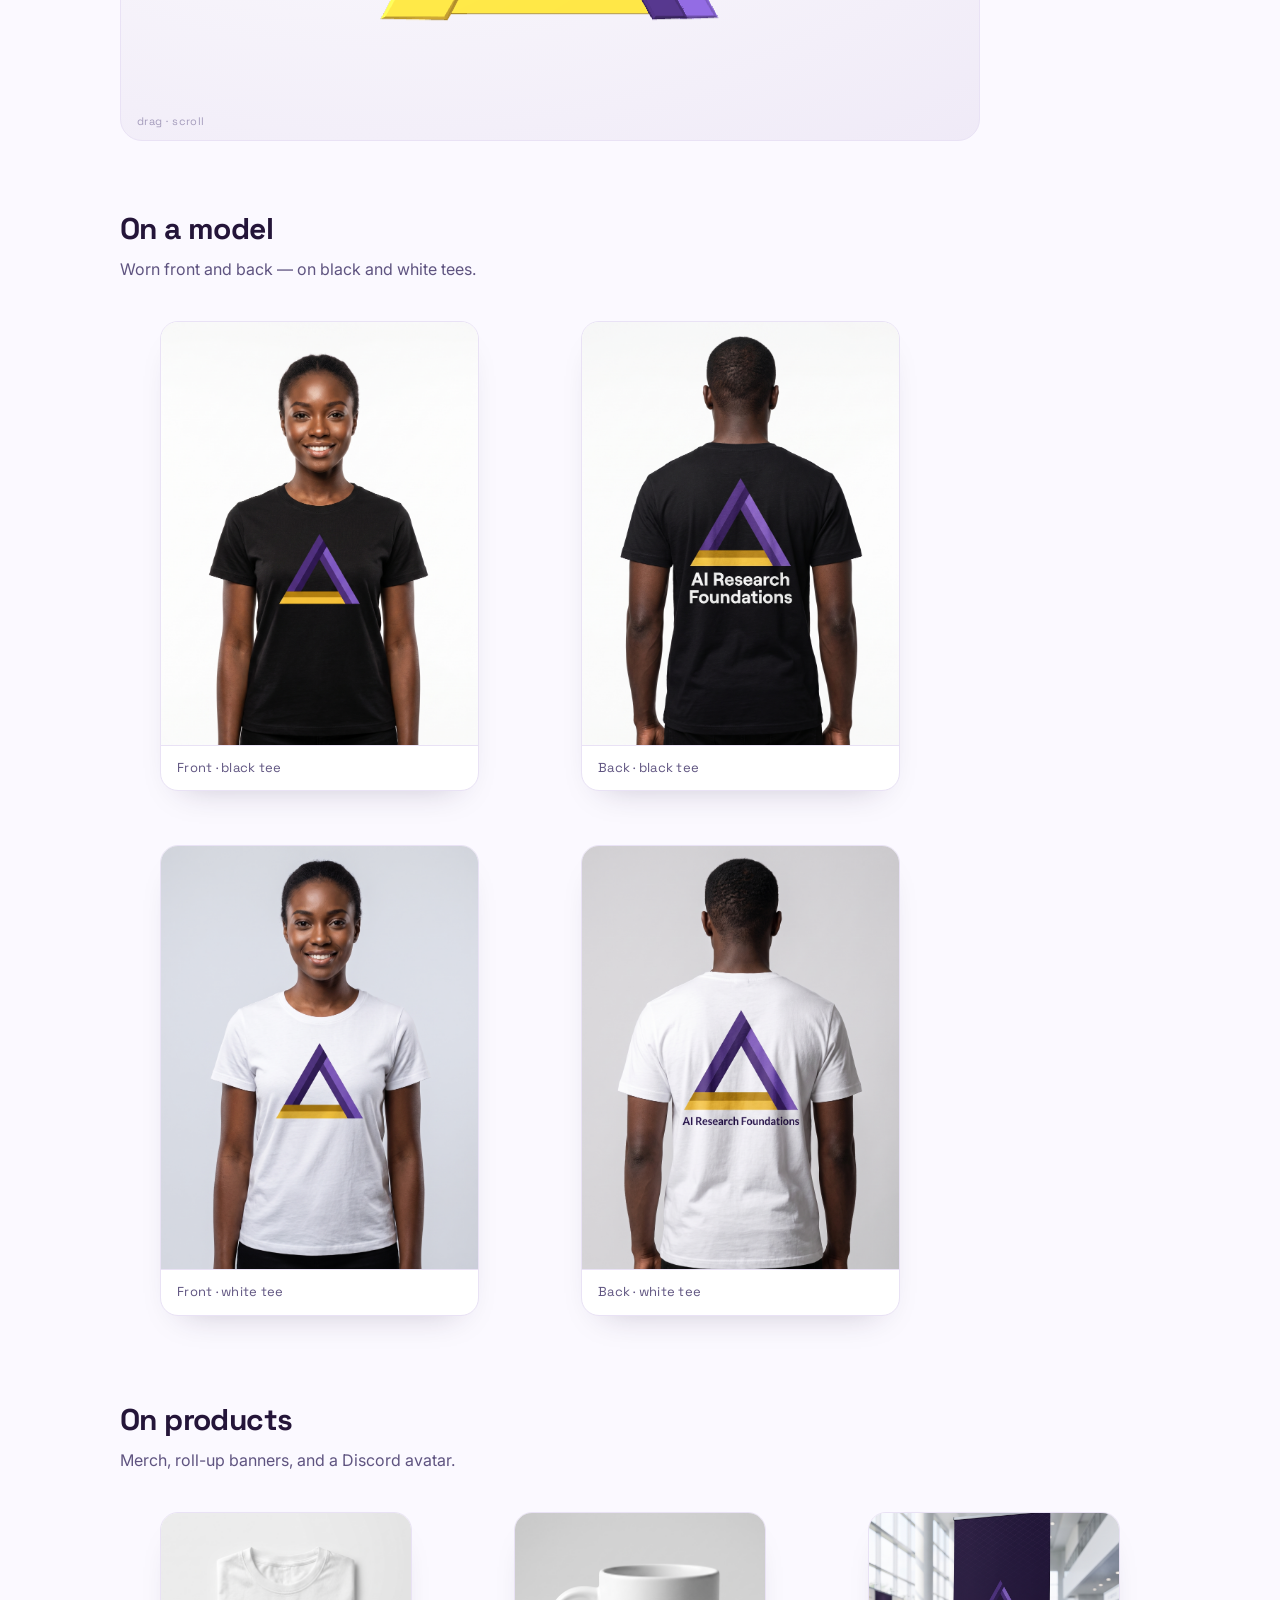
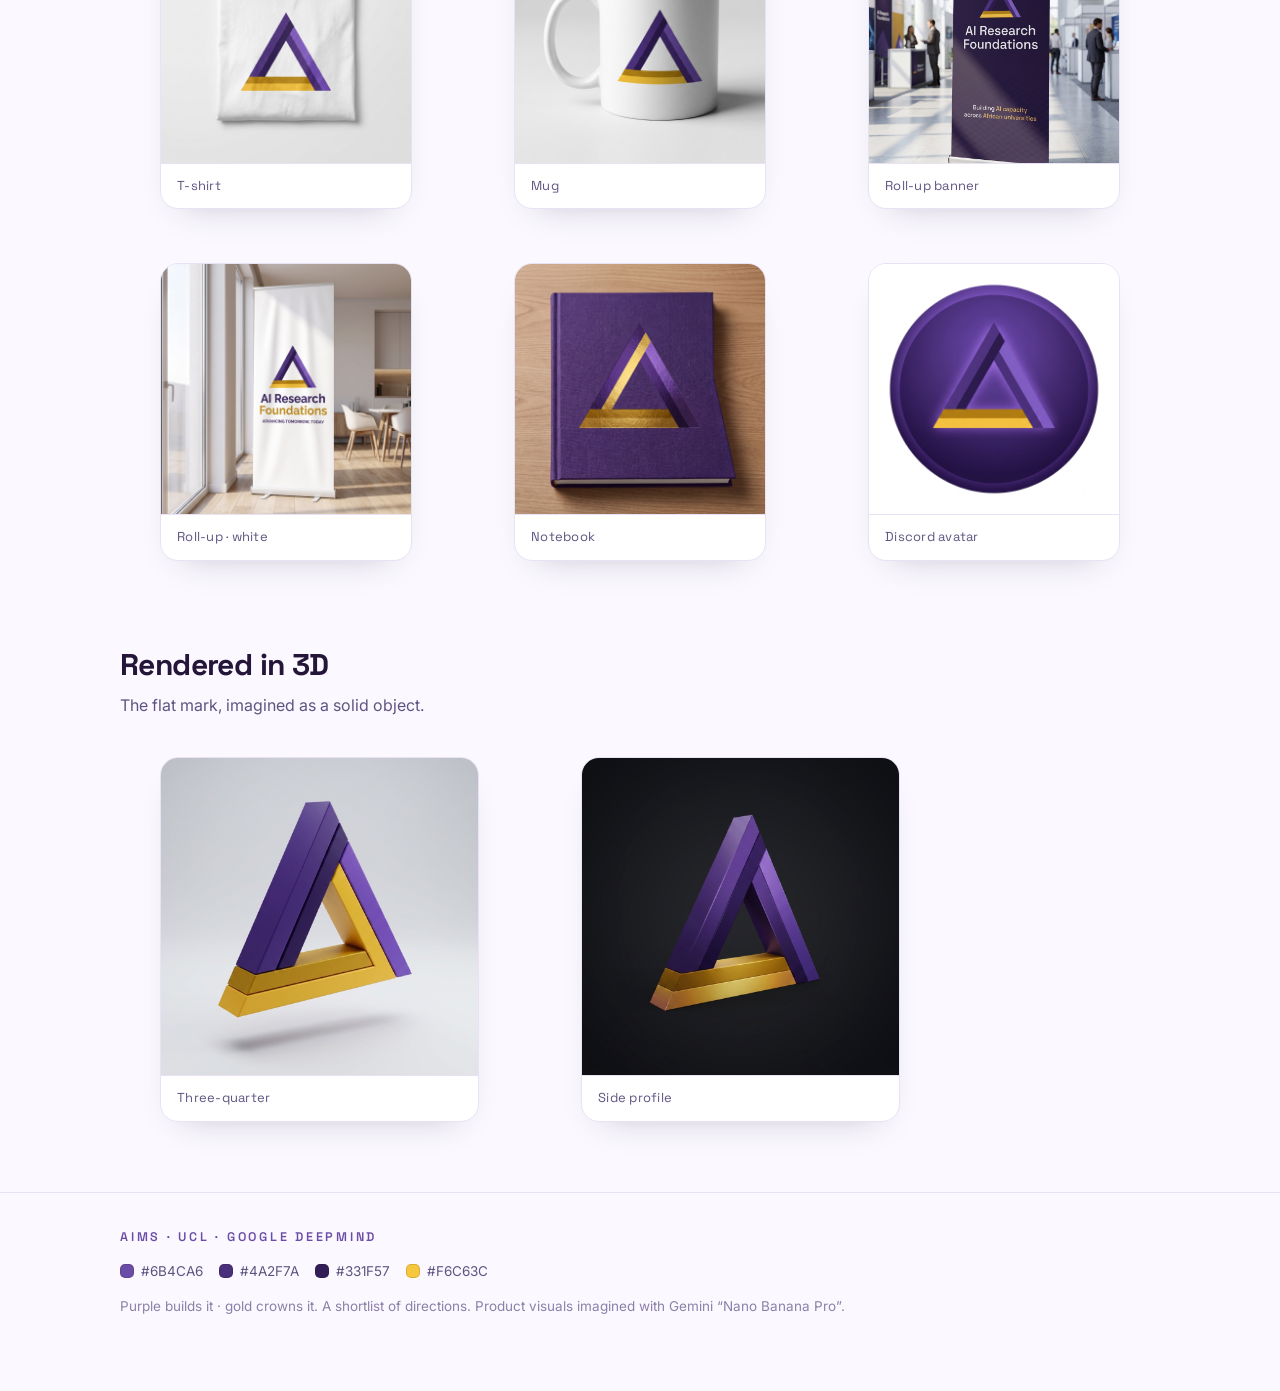
<file: logo-impossible.html>
<!doctype html><html lang="en"><head><meta charset="utf-8"><meta name="viewport" content="width=device-width,initial-scale=1">
<title>Impossible-A — AI Research Foundations</title><meta name="description" content="AI Research Foundations — visual identity and logo marks.">
<link rel="preconnect" href="https://fonts.googleapis.com"><link rel="preconnect" href="https://fonts.gstatic.com" crossorigin>
<link href="https://fonts.googleapis.com/css2?family=Inter:wght@400;500;600;700&family=Space+Grotesk:wght@500;600;700&display=swap" rel="stylesheet">
<link rel="icon" href="assets/favicon.svg"><link rel="stylesheet" href="assets/style.css"></head>
<body class="detail-body">
<header class="nav"><div class="wrap row"><a class="brand" href="index.html"><span class="mk"><svg xmlns="http://www.w3.org/2000/svg" viewBox="6 24 272 260"><polygon points="130,44 232,252 256.25,266 154.25,58" fill="#331F57"/><polygon points="130,137.8 74,252 98.25,266 154.25,151.8" fill="#331F57"/><polygon points="232,252 186,252 210.25,266 256.25,266" fill="#4A2F7A"/><polygon points="74,252 28,252 52.25,266 98.25,266" fill="#4A2F7A"/><polygon points="101,188 159,188 183.25,202 125.25,202" fill="#D69E1C"/><polygon points="150,170 159,188 183.25,202 174.25,184" fill="#B27E10"/><polygon points="110,170 150,170 159,188 101,188" fill="#F6C63C"/><polygon points="130,44 232,252 186,252 130,137.8 74,252 28,252" fill="#6B4CA6"/></svg></span><span>AI Research Foundations</span></a><a class="back" href="index.html">← All marks</a></div></header>

<section class="detail"><div class="wrap">
  <img class="banner" src="assets/mockups/impossible_banner.png" alt="Impossible-A — AI Research Foundations banner" loading="lazy">
  <div class="dtop">
    <div class="dstage"><div class="s light"><svg xmlns="http://www.w3.org/2000/svg" viewBox="-135 -142 270 272"><polygon points="0.00,-112.00 96.99,56.00 69.95,40.39 0.00,-80.78" fill="#7E5CC4"/><polygon points="0.00,-80.78 69.95,40.39 44.99,25.98 0.00,-51.96" fill="#4A2F7A"/><polygon points="96.99,56.00 -96.99,56.00 -69.95,40.39 69.95,40.39" fill="#F6C63C"/><polygon points="69.95,40.39 -69.95,40.39 -44.99,25.98 44.99,25.98" fill="#B27E10"/><polygon points="-96.99,56.00 0.00,-112.00 0.00,-80.78 -69.95,40.39" fill="#4E3382"/><polygon points="-69.95,40.39 0.00,-80.78 0.00,-51.96 -44.99,25.98" fill="#2C1C50"/><polygon points="0.00,-112.00 9.01,-96.39 -8.32,-66.37 -17.33,-81.98" fill="#4E3382"/><polygon points="9.01,-96.39 17.33,-81.98 0.00,-51.96 -8.32,-66.37" fill="#2C1C50"/><polygon points="96.99,56.00 78.97,56.00 61.63,25.98 79.66,25.98" fill="#7E5CC4"/><polygon points="78.97,56.00 62.33,56.00 44.99,25.98 61.63,25.98" fill="#4A2F7A"/><polygon points="-96.99,56.00 -87.98,40.39 -53.31,40.39 -62.33,56.00" fill="#F6C63C"/><polygon points="-87.98,40.39 -79.66,25.98 -44.99,25.98 -53.31,40.39" fill="#B27E10"/></svg></div><div class="s dark"><svg xmlns="http://www.w3.org/2000/svg" viewBox="-135 -142 270 272"><polygon points="0.00,-112.00 96.99,56.00 69.95,40.39 0.00,-80.78" fill="#7E5CC4"/><polygon points="0.00,-80.78 69.95,40.39 44.99,25.98 0.00,-51.96" fill="#4A2F7A"/><polygon points="96.99,56.00 -96.99,56.00 -69.95,40.39 69.95,40.39" fill="#F6C63C"/><polygon points="69.95,40.39 -69.95,40.39 -44.99,25.98 44.99,25.98" fill="#B27E10"/><polygon points="-96.99,56.00 0.00,-112.00 0.00,-80.78 -69.95,40.39" fill="#4E3382"/><polygon points="-69.95,40.39 0.00,-80.78 0.00,-51.96 -44.99,25.98" fill="#2C1C50"/><polygon points="0.00,-112.00 9.01,-96.39 -8.32,-66.37 -17.33,-81.98" fill="#4E3382"/><polygon points="9.01,-96.39 17.33,-81.98 0.00,-51.96 -8.32,-66.37" fill="#2C1C50"/><polygon points="96.99,56.00 78.97,56.00 61.63,25.98 79.66,25.98" fill="#7E5CC4"/><polygon points="78.97,56.00 62.33,56.00 44.99,25.98 61.63,25.98" fill="#4A2F7A"/><polygon points="-96.99,56.00 -87.98,40.39 -53.31,40.39 -62.33,56.00" fill="#F6C63C"/><polygon points="-87.98,40.39 -79.66,25.98 -44.99,25.98 -53.31,40.39" fill="#B27E10"/></svg></div></div>
    <div class="dinfo"><h1 class="disp">Impossible-A</h1><p class="story">A Penrose impossible triangle — mathematical, unforgettable, on-brand for a rigour-first programme. It reads as a delta more than an A, so it lives best as a distinctive accent mark.</p>
      <div class="dls"><a class="dl" href="assets/logos/impossible.svg" download>⬇ SVG (vector)</a><a class="dl ghost" href="assets/logos/impossible_2048.png" download>⬇ PNG · 2048px</a></div></div>
  </div>
  <div class="sec"><h2 class="disp">Turn it over</h2><p class="sl">The mark as a real 3D object — it spins on its own. Drag to rotate, scroll to zoom.</p>
    <div class="viewer3d"><canvas id="v3d" data-svg="assets/logos/impossible.svg"></canvas><span class="hint">drag · scroll</span></div></div>
  <div class="sec"><h2 class="disp">On a model</h2><p class="sl">Worn front and back — on black and white tees.</p><div class="shots two"><figure class="shot tall"><img src="assets/mockups/impossible_model_front.png" alt="Impossible-A on a t-shirt — Front · black tee" loading="lazy"><figcaption class="cap">Front · black tee</figcaption></figure>
<figure class="shot tall"><img src="assets/mockups/impossible_model_back.png" alt="Impossible-A on a t-shirt — Back · black tee" loading="lazy"><figcaption class="cap">Back · black tee</figcaption></figure>
<figure class="shot tall"><img src="assets/mockups/impossible_model_front_white.png" alt="Impossible-A on a t-shirt — Front · white tee" loading="lazy"><figcaption class="cap">Front · white tee</figcaption></figure>
<figure class="shot tall"><img src="assets/mockups/impossible_model_back_white.png" alt="Impossible-A on a t-shirt — Back · white tee" loading="lazy"><figcaption class="cap">Back · white tee</figcaption></figure></div></div>
  <div class="sec"><h2 class="disp">On products</h2><p class="sl">Merch, roll-up banners, and a Discord avatar.</p><div class="shots"><figure class="shot"><img src="assets/mockups/impossible_tshirt.png" alt="Impossible-A on a T-shirt" loading="lazy"><figcaption class="cap">T-shirt</figcaption></figure>
<figure class="shot"><img src="assets/mockups/impossible_mug.png" alt="Impossible-A on a Mug" loading="lazy"><figcaption class="cap">Mug</figcaption></figure>
<figure class="shot"><img src="assets/mockups/impossible_rollup.png" alt="Impossible-A on a Roll-up banner" loading="lazy"><figcaption class="cap">Roll-up banner</figcaption></figure>
<figure class="shot"><img src="assets/mockups/impossible_rollup_white.png" alt="Impossible-A on a Roll-up · white" loading="lazy"><figcaption class="cap">Roll-up · white</figcaption></figure>
<figure class="shot"><img src="assets/mockups/impossible_notebook.png" alt="Impossible-A on a Notebook" loading="lazy"><figcaption class="cap">Notebook</figcaption></figure>
<figure class="shot"><img src="assets/mockups/impossible_discord.png" alt="Impossible-A on a Discord avatar" loading="lazy"><figcaption class="cap">Discord avatar</figcaption></figure></div></div>
  <div class="sec"><h2 class="disp">Rendered in 3D</h2><p class="sl">The flat mark, imagined as a solid object.</p><div class="shots two"><figure class="shot"><img src="assets/mockups/impossible_angle3q.png" alt="Impossible-A from Three-quarter" loading="lazy"><figcaption class="cap">Three-quarter</figcaption></figure>
<figure class="shot"><img src="assets/mockups/impossible_angleside.png" alt="Impossible-A from Side profile" loading="lazy"><figcaption class="cap">Side profile</figcaption></figure></div></div>
</div></section>
<footer class="foot"><div class="wrap"><div class="eyebrow">AIMS · UCL · Google DeepMind</div>
<div class="pal"><b><span class="dot" style="background:#6B4CA6"></span>#6B4CA6</b><b><span class="dot" style="background:#4A2F7A"></span>#4A2F7A</b><b><span class="dot" style="background:#331F57"></span>#331F57</b><b><span class="dot" style="background:#F6C63C"></span>#F6C63C</b></div>
<p>Purple builds it · gold crowns it. A shortlist of directions. Product visuals imagined with Gemini “Nano Banana Pro”.</p></div></footer>
<script src="assets/three.min.js"></script><script src="assets/OrbitControls.js"></script><script src="assets/SVGLoader.js"></script><script src="assets/logo3d.js"></script><script>(function(){var c=document.getElementById('v3d');if(!c||typeof THREE==='undefined'||!window.LogoExtrude)return;fetch(c.dataset.svg).then(function(r){return r.text();}).then(function(t){try{LogoExtrude.init(c,t);}catch(e){var v=c.closest('.viewer3d');if(v)v.style.display='none';}}).catch(function(){var v=c.closest('.viewer3d');if(v)v.style.display='none';});})();</script>
</body></html>
</file>
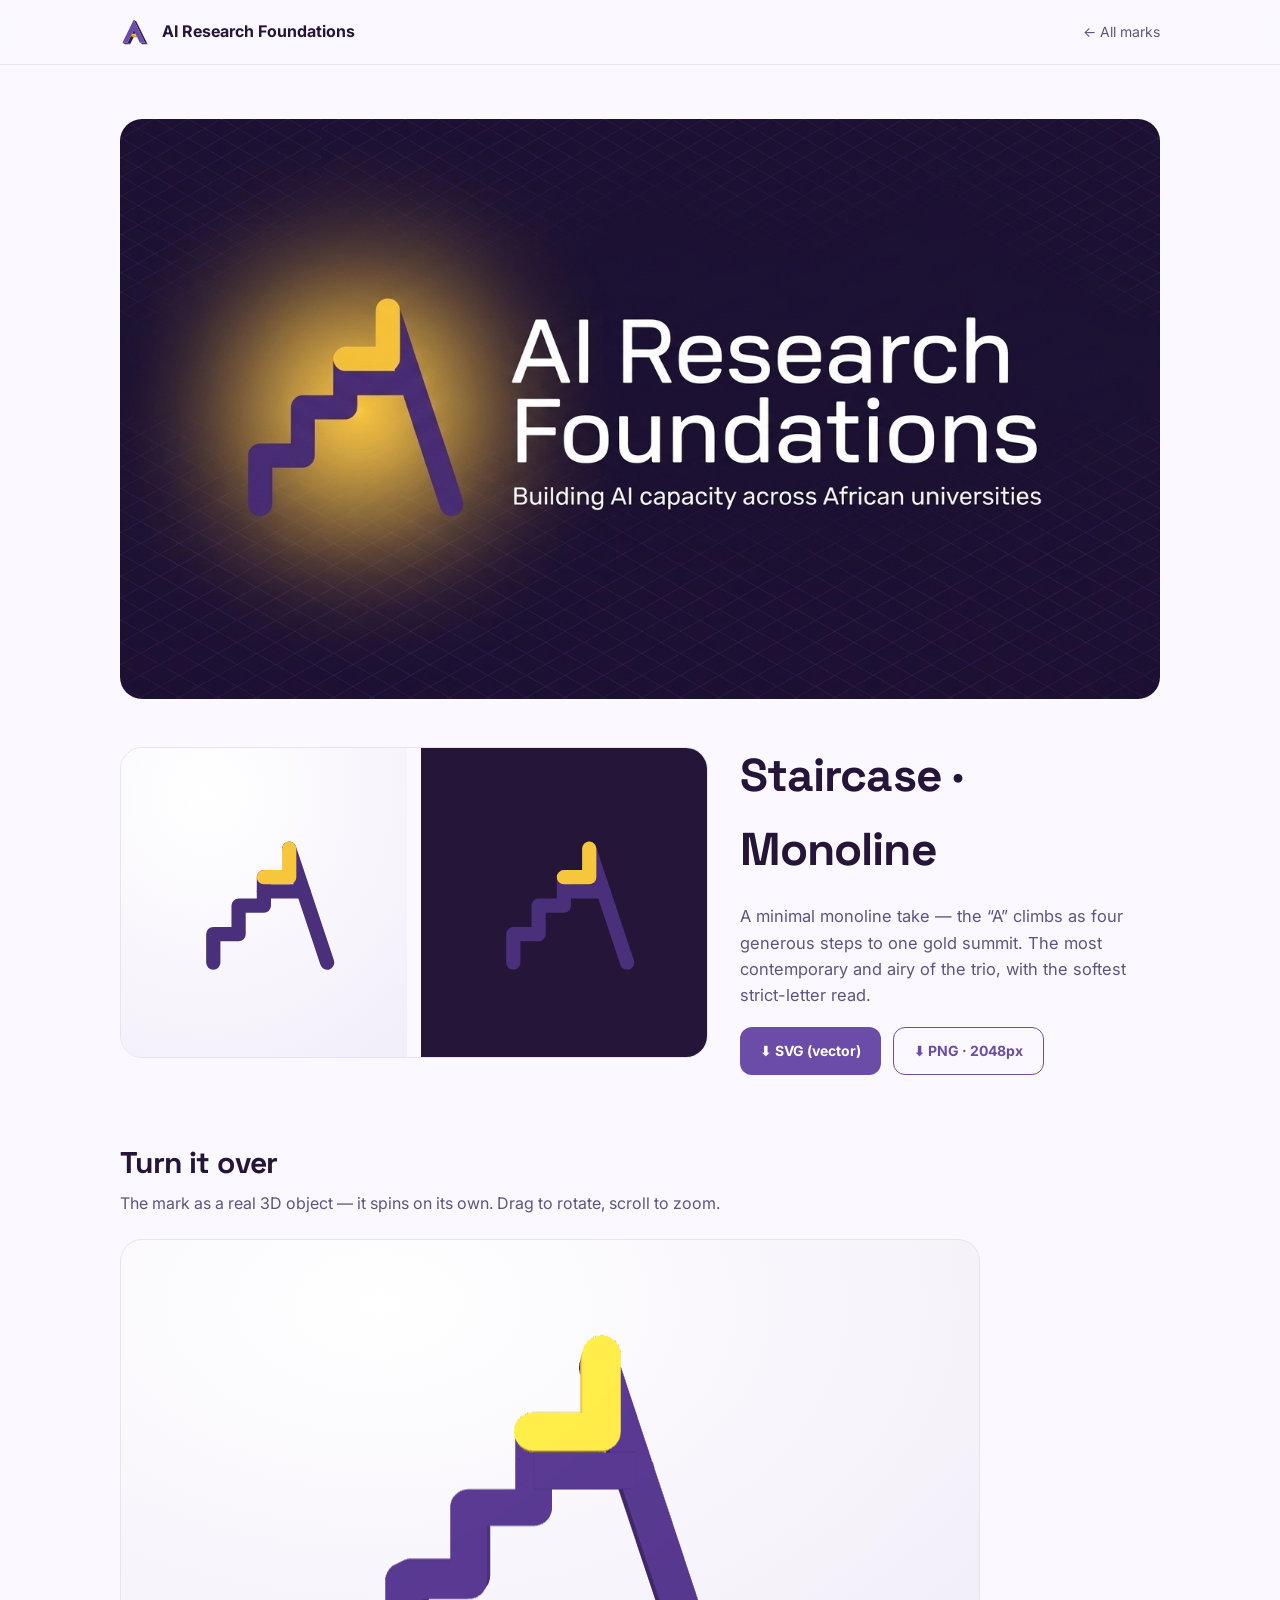
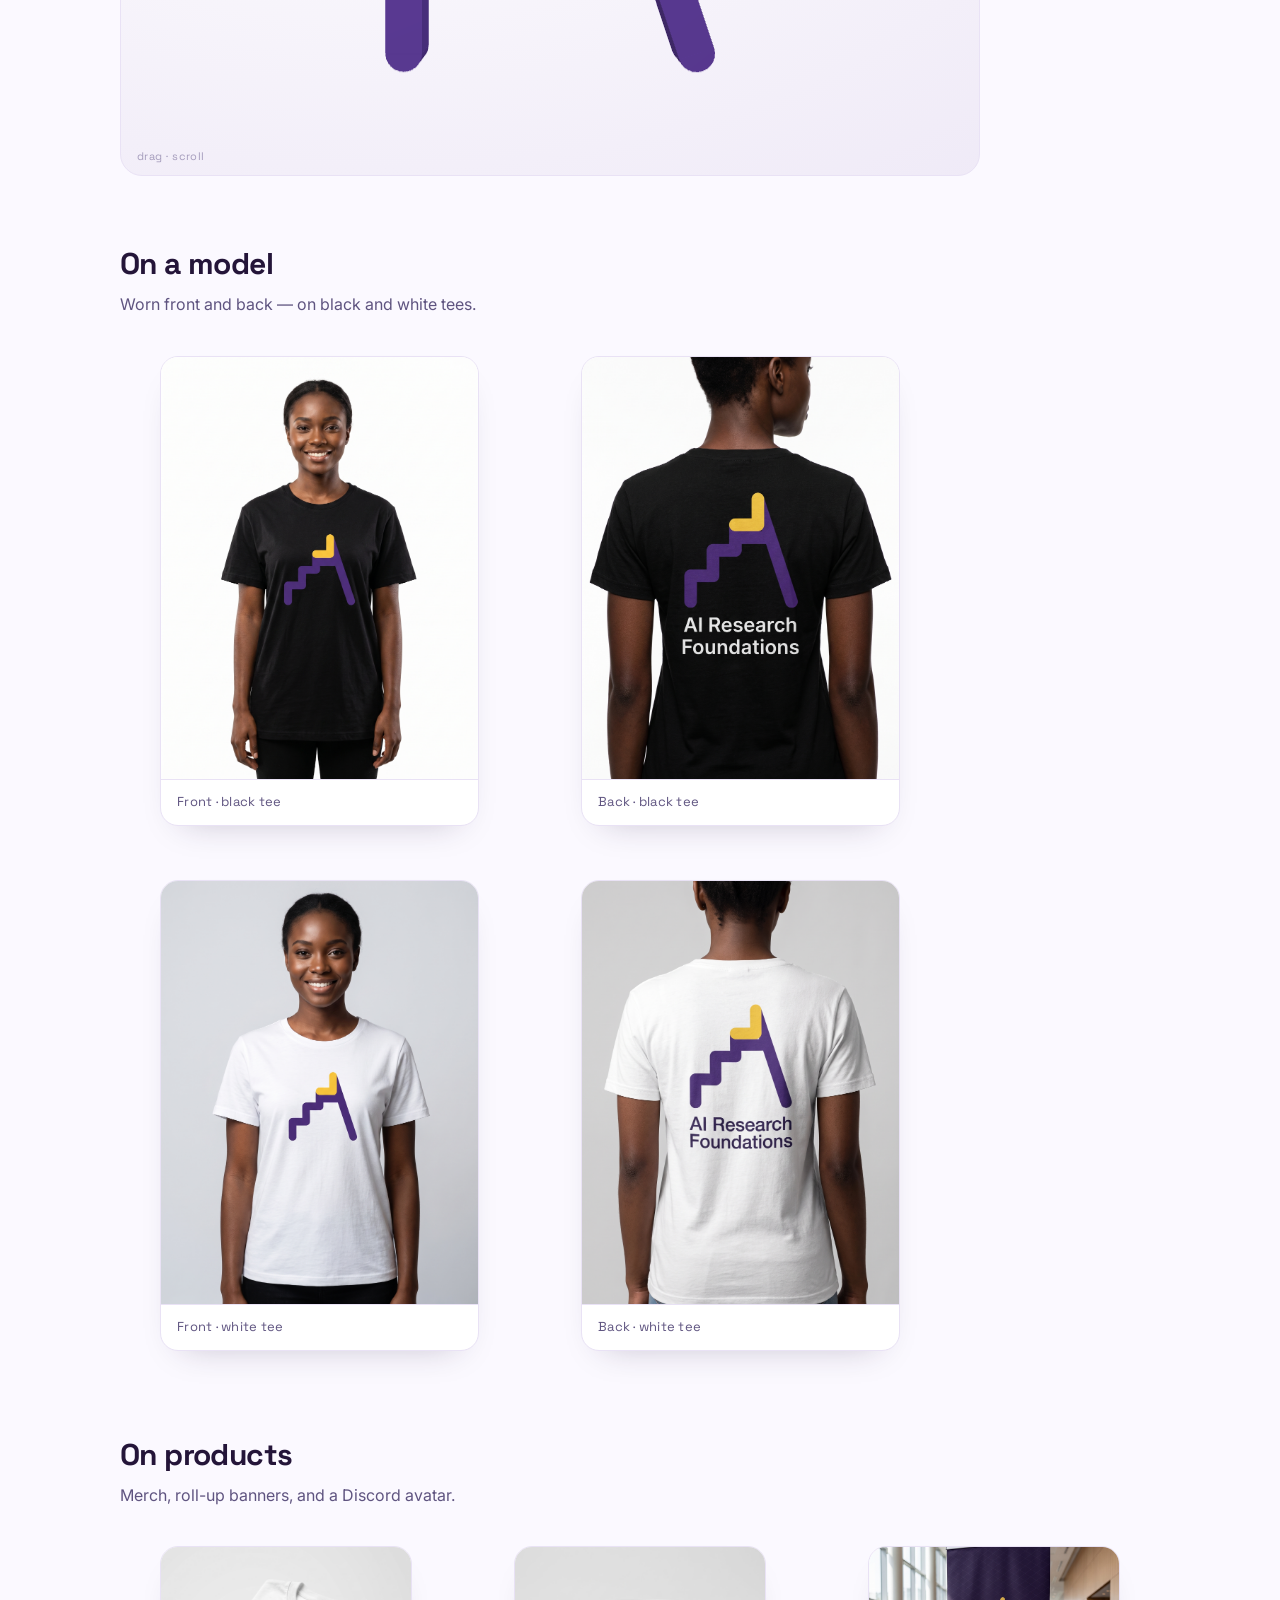
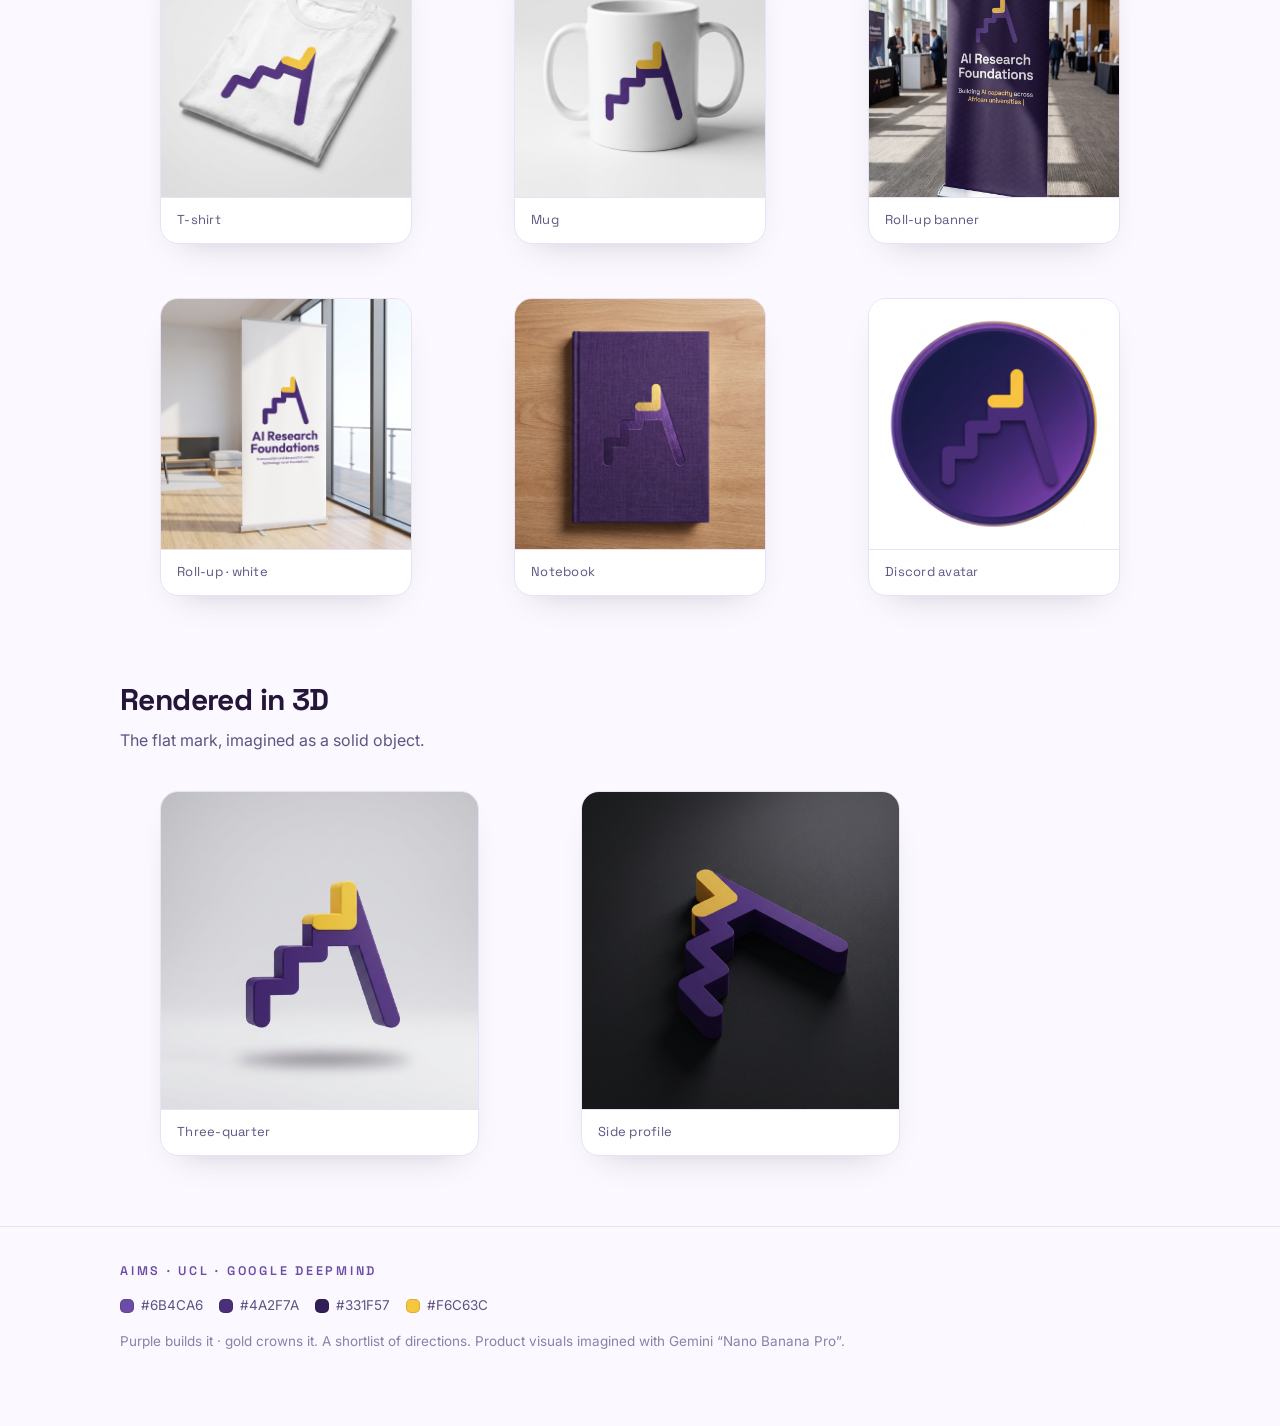
<file: logo-monoline.html>
<!doctype html><html lang="en"><head><meta charset="utf-8"><meta name="viewport" content="width=device-width,initial-scale=1">
<title>Staircase · Monoline — AI Research Foundations</title><meta name="description" content="AI Research Foundations — visual identity and logo marks.">
<link rel="preconnect" href="https://fonts.googleapis.com"><link rel="preconnect" href="https://fonts.gstatic.com" crossorigin>
<link href="https://fonts.googleapis.com/css2?family=Inter:wght@400;500;600;700&family=Space+Grotesk:wght@500;600;700&display=swap" rel="stylesheet">
<link rel="icon" href="assets/favicon.svg"><link rel="stylesheet" href="assets/style.css"></head>
<body class="detail-body">
<header class="nav"><div class="wrap row"><a class="brand" href="index.html"><span class="mk"><svg xmlns="http://www.w3.org/2000/svg" viewBox="6 24 272 260"><polygon points="130,44 232,252 256.25,266 154.25,58" fill="#331F57"/><polygon points="130,137.8 74,252 98.25,266 154.25,151.8" fill="#331F57"/><polygon points="232,252 186,252 210.25,266 256.25,266" fill="#4A2F7A"/><polygon points="74,252 28,252 52.25,266 98.25,266" fill="#4A2F7A"/><polygon points="101,188 159,188 183.25,202 125.25,202" fill="#D69E1C"/><polygon points="150,170 159,188 183.25,202 174.25,184" fill="#B27E10"/><polygon points="110,170 150,170 159,188 101,188" fill="#F6C63C"/><polygon points="130,44 232,252 186,252 130,137.8 74,252 28,252" fill="#6B4CA6"/></svg></span><span>AI Research Foundations</span></a><a class="back" href="index.html">← All marks</a></div></header>

<section class="detail"><div class="wrap">
  <img class="banner" src="assets/mockups/monoline_banner.png" alt="Staircase · Monoline — AI Research Foundations banner" loading="lazy">
  <div class="dtop">
    <div class="dstage"><div class="s light"><svg xmlns="http://www.w3.org/2000/svg" viewBox="0 0 120 120" role="img" aria-labelledby="t">
  <title id="t">AI Research Foundations — ascending-staircase A</title>
  <g fill="none" stroke="#4A2F7A" stroke-width="9" stroke-linecap="round" stroke-linejoin="round">
    <!-- LEFT stroke: ascending staircase (4 rises) up to the summit -->
    <path d="M28 98 V80 H44 V62 H60 V44"/>
    <!-- RIGHT stroke: straight diagonal from apex to base -->
    <path d="M76 26 L100 98"/>
    <!-- crossbar: meets the left riser at a single point -->
    <path d="M60 53 H85"/>
  </g>
  <!-- summit step: the single gold accent -->
  <path d="M60 44 H76 V26" fill="none" stroke="#F6C63C" stroke-width="9"
        stroke-linecap="round" stroke-linejoin="round"/>
</svg></div><div class="s dark"><svg xmlns="http://www.w3.org/2000/svg" viewBox="0 0 120 120" role="img" aria-labelledby="t">
  <title id="t">AI Research Foundations — ascending-staircase A</title>
  <g fill="none" stroke="#4A2F7A" stroke-width="9" stroke-linecap="round" stroke-linejoin="round">
    <!-- LEFT stroke: ascending staircase (4 rises) up to the summit -->
    <path d="M28 98 V80 H44 V62 H60 V44"/>
    <!-- RIGHT stroke: straight diagonal from apex to base -->
    <path d="M76 26 L100 98"/>
    <!-- crossbar: meets the left riser at a single point -->
    <path d="M60 53 H85"/>
  </g>
  <!-- summit step: the single gold accent -->
  <path d="M60 44 H76 V26" fill="none" stroke="#F6C63C" stroke-width="9"
        stroke-linecap="round" stroke-linejoin="round"/>
</svg></div></div>
    <div class="dinfo"><h1 class="disp">Staircase · Monoline</h1><p class="story">A minimal monoline take — the “A” climbs as four generous steps to one gold summit. The most contemporary and airy of the trio, with the softest strict-letter read.</p>
      <div class="dls"><a class="dl" href="assets/logos/monoline.svg" download>⬇ SVG (vector)</a><a class="dl ghost" href="assets/logos/monoline_2048.png" download>⬇ PNG · 2048px</a></div></div>
  </div>
  <div class="sec"><h2 class="disp">Turn it over</h2><p class="sl">The mark as a real 3D object — it spins on its own. Drag to rotate, scroll to zoom.</p>
    <div class="viewer3d"><canvas id="v3d" data-svg="assets/logos/monoline.svg"></canvas><span class="hint">drag · scroll</span></div></div>
  <div class="sec"><h2 class="disp">On a model</h2><p class="sl">Worn front and back — on black and white tees.</p><div class="shots two"><figure class="shot tall"><img src="assets/mockups/monoline_model_front.png" alt="Staircase · Monoline on a t-shirt — Front · black tee" loading="lazy"><figcaption class="cap">Front · black tee</figcaption></figure>
<figure class="shot tall"><img src="assets/mockups/monoline_model_back.png" alt="Staircase · Monoline on a t-shirt — Back · black tee" loading="lazy"><figcaption class="cap">Back · black tee</figcaption></figure>
<figure class="shot tall"><img src="assets/mockups/monoline_model_front_white.png" alt="Staircase · Monoline on a t-shirt — Front · white tee" loading="lazy"><figcaption class="cap">Front · white tee</figcaption></figure>
<figure class="shot tall"><img src="assets/mockups/monoline_model_back_white.png" alt="Staircase · Monoline on a t-shirt — Back · white tee" loading="lazy"><figcaption class="cap">Back · white tee</figcaption></figure></div></div>
  <div class="sec"><h2 class="disp">On products</h2><p class="sl">Merch, roll-up banners, and a Discord avatar.</p><div class="shots"><figure class="shot"><img src="assets/mockups/monoline_tshirt.png" alt="Staircase · Monoline on a T-shirt" loading="lazy"><figcaption class="cap">T-shirt</figcaption></figure>
<figure class="shot"><img src="assets/mockups/monoline_mug.png" alt="Staircase · Monoline on a Mug" loading="lazy"><figcaption class="cap">Mug</figcaption></figure>
<figure class="shot"><img src="assets/mockups/monoline_rollup.png" alt="Staircase · Monoline on a Roll-up banner" loading="lazy"><figcaption class="cap">Roll-up banner</figcaption></figure>
<figure class="shot"><img src="assets/mockups/monoline_rollup_white.png" alt="Staircase · Monoline on a Roll-up · white" loading="lazy"><figcaption class="cap">Roll-up · white</figcaption></figure>
<figure class="shot"><img src="assets/mockups/monoline_notebook.png" alt="Staircase · Monoline on a Notebook" loading="lazy"><figcaption class="cap">Notebook</figcaption></figure>
<figure class="shot"><img src="assets/mockups/monoline_discord.png" alt="Staircase · Monoline on a Discord avatar" loading="lazy"><figcaption class="cap">Discord avatar</figcaption></figure></div></div>
  <div class="sec"><h2 class="disp">Rendered in 3D</h2><p class="sl">The flat mark, imagined as a solid object.</p><div class="shots two"><figure class="shot"><img src="assets/mockups/monoline_angle3q.png" alt="Staircase · Monoline from Three-quarter" loading="lazy"><figcaption class="cap">Three-quarter</figcaption></figure>
<figure class="shot"><img src="assets/mockups/monoline_angleside.png" alt="Staircase · Monoline from Side profile" loading="lazy"><figcaption class="cap">Side profile</figcaption></figure></div></div>
</div></section>
<footer class="foot"><div class="wrap"><div class="eyebrow">AIMS · UCL · Google DeepMind</div>
<div class="pal"><b><span class="dot" style="background:#6B4CA6"></span>#6B4CA6</b><b><span class="dot" style="background:#4A2F7A"></span>#4A2F7A</b><b><span class="dot" style="background:#331F57"></span>#331F57</b><b><span class="dot" style="background:#F6C63C"></span>#F6C63C</b></div>
<p>Purple builds it · gold crowns it. A shortlist of directions. Product visuals imagined with Gemini “Nano Banana Pro”.</p></div></footer>
<script src="assets/three.min.js"></script><script src="assets/OrbitControls.js"></script><script src="assets/SVGLoader.js"></script><script src="assets/logo3d.js"></script><script>(function(){var c=document.getElementById('v3d');if(!c||typeof THREE==='undefined'||!window.LogoExtrude)return;fetch(c.dataset.svg).then(function(r){return r.text();}).then(function(t){try{LogoExtrude.init(c,t);}catch(e){var v=c.closest('.viewer3d');if(v)v.style.display='none';}}).catch(function(){var v=c.closest('.viewer3d');if(v)v.style.display='none';});})();</script>
</body></html>
</file>
<file: assets/style.css>
:root{--ink:#241539;--pur:#6B4CA6;--pur2:#4A2F7A;--pur3:#331F57;--gold:#E0A81E;--gold2:#F6C63C;--paper:#FAF7FF;--bg:#FBF9FF;--card:#fff;--line:#E9E2F5;--fg:#241539;--fgs:#5f5480;--fgm:#8b81a8}
*{box-sizing:border-box}html{scroll-behavior:smooth}
body{margin:0;font-family:'Inter',system-ui,-apple-system,'Segoe UI',Arial,sans-serif;color:var(--fg);background:var(--bg);line-height:1.6;-webkit-font-smoothing:antialiased}
.disp{font-family:'Space Grotesk','Segoe UI',system-ui,sans-serif;letter-spacing:-.02em}
.wrap{max-width:1120px;margin:0 auto;padding:0 clamp(18px,4vw,40px)}
a{color:inherit}
header.nav{position:sticky;top:0;z-index:20;background:rgba(251,249,255,.82);backdrop-filter:blur(10px);border-bottom:1px solid var(--line)}
.nav .row{display:flex;align-items:center;justify-content:space-between;height:64px}
.brand{display:flex;align-items:center;gap:12px;text-decoration:none;font-weight:700}
.brand .mk{width:30px;height:30px}.brand .mk svg{width:100%;height:100%}
.nav a.back{font-size:14px;color:var(--fgs);text-decoration:none}
.eyebrow{font-family:'Space Grotesk',monospace;font-size:12.5px;letter-spacing:.22em;text-transform:uppercase;color:var(--pur);font-weight:600}
.hero{padding:clamp(48px,9vw,110px) 0 clamp(30px,5vw,50px)}
.hero h1{font-size:clamp(38px,7vw,74px);line-height:1.02;margin:16px 0 18px;font-weight:700}
.hero h1 .g{color:var(--gold)}
.hero p{font-size:clamp(17px,2.2vw,21px);color:var(--fgs);max-width:60ch;margin:0}
.marks{padding:clamp(20px,4vw,40px) 0 clamp(60px,9vw,100px)}
.grid{display:grid;grid-template-columns:repeat(2,1fr);gap:28px}
.grid>a:last-child:nth-child(odd){grid-column:1/-1;justify-self:center;width:calc(50% - 14px)}
@media(max-width:760px){.grid{grid-template-columns:1fr}.grid>a:last-child:nth-child(odd){grid-column:auto;width:auto}}
.mcard{display:flex;flex-direction:column;text-decoration:none;background:var(--card);border:1px solid var(--line);border-radius:22px;overflow:hidden;box-shadow:0 1px 2px rgba(36,21,57,.05),0 20px 40px -24px rgba(36,21,57,.22);transition:transform .18s ease,box-shadow .18s ease}
.mcard:hover{transform:translateY(-5px);box-shadow:0 1px 2px rgba(36,21,57,.06),0 34px 60px -28px rgba(36,21,57,.34)}
.mcard .stage{aspect-ratio:1/.66;display:flex;align-items:center;justify-content:center;padding:56px;background:radial-gradient(120% 120% at 30% 15%,#fff,#F1ECF9)}
.mcard .stage svg{width:56%;height:56%}
.mcard h3{font-size:25px}.mcard .meta{padding:24px 28px 28px}
.mcard .meta{padding:20px 22px 24px;border-top:1px solid var(--line)}
.rankpill{display:inline-block;font-family:'Space Grotesk',monospace;font-size:11px;letter-spacing:.08em;text-transform:uppercase;background:#F3EDFB;color:var(--pur);padding:5px 11px;border-radius:999px;font-weight:600}
.mcard.win .rankpill{background:var(--gold2);color:#3a2a05}
.mcard h3{font-size:22px;margin:12px 0 4px}.mcard .t{color:var(--fgs);font-size:14.5px;margin:0}
.mcard .go{margin-top:14px;font-weight:700;color:var(--pur);font-size:14px}
.foot{border-top:1px solid var(--line);padding:34px 0 60px;color:var(--fgm);font-size:13.5px}
.foot .pal{display:flex;gap:16px;flex-wrap:wrap;margin:14px 0}.foot .pal b{display:inline-flex;align-items:center;gap:7px;color:var(--fgs);font-weight:400}
.dot{width:14px;height:14px;border-radius:5px;display:inline-block;border:1px solid rgba(0,0,0,.12)}
/* detail */
.detail{padding:clamp(30px,5vw,54px) 0}
.dtop{display:grid;grid-template-columns:1.1fr 1fr;gap:26px;align-items:center}@media(max-width:820px){.dtop{grid-template-columns:1fr}}
.dstage{display:grid;grid-template-columns:1fr 1fr;gap:14px;border-radius:22px;overflow:hidden;border:1px solid var(--line)}
.dstage .s{aspect-ratio:1/.9;display:flex;align-items:center;justify-content:center;padding:30px}
.dstage .light{background:radial-gradient(120% 120% at 30% 15%,#fff,#F1ECF9)}.dstage .dark{background:var(--ink)}
.dstage svg{width:70%;height:70%}
.dinfo h1{font-size:clamp(30px,5vw,46px);margin:10px 0 8px;font-weight:700}
.dinfo p.story{color:var(--fgs);font-size:16.5px;max-width:52ch}
.dl{display:inline-flex;align-items:center;gap:9px;margin-top:18px;background:var(--pur);color:#fff;text-decoration:none;font-weight:700;font-size:14px;padding:12px 20px;border-radius:12px}
.sec{padding:clamp(34px,6vw,64px) 0 0}
.sec h2{font-size:clamp(22px,3vw,30px);margin:0 0 4px;font-weight:700}
.sec .sl{color:var(--fgs);margin:0 0 22px}
.shots{display:grid;grid-template-columns:repeat(auto-fit,minmax(300px,1fr));gap:22px}@media(max-width:760px){.shots{grid-template-columns:1fr 1fr;gap:14px}}
.shots.two{grid-template-columns:1fr 1fr;max-width:820px}
.shot{border:1px solid var(--line);border-radius:18px;overflow:hidden;background:var(--card);box-shadow:0 16px 34px -22px rgba(36,21,57,.28)}
.shot img{display:block;width:100%;aspect-ratio:1/1;object-fit:cover}
.shot.tall img{aspect-ratio:3/4}
.shot .cap{padding:12px 16px;font-size:13px;color:var(--fgs);border-top:1px solid var(--line);font-family:'Space Grotesk',monospace;letter-spacing:.02em}
.banner{width:100%;border-radius:22px;display:block;margin-bottom:30px;box-shadow:var(--sh)}
.dtop{grid-template-columns:1.4fr 1fr;gap:32px}
.dstage .s{aspect-ratio:1/1.08}
.dstage svg{width:84%;height:84%}
.viewer3d{position:relative;border-radius:22px;overflow:hidden;border:1px solid var(--line);background:radial-gradient(130% 130% at 30% 12%,#fff,#EDE7F6);aspect-ratio:16/10;max-width:860px}
.viewer3d canvas{width:100%;height:100%;display:block;cursor:grab;touch-action:none}
.viewer3d canvas:active{cursor:grabbing}
.viewer3d .hint{position:absolute;bottom:12px;left:16px;font:11px 'Space Grotesk',ui-monospace,monospace;color:var(--fgm);opacity:.75;pointer-events:none;letter-spacing:.04em}
@media(max-width:820px){.dtop{grid-template-columns:1fr}}
.dls{display:flex;gap:12px;flex-wrap:wrap;margin-top:18px}
.dls .dl{margin-top:0}
.dl.ghost{background:transparent;color:var(--pur);border:1.6px solid var(--pur)}
.tip{margin-top:16px;font-size:15px;color:var(--pur);font-weight:600}
</file>
